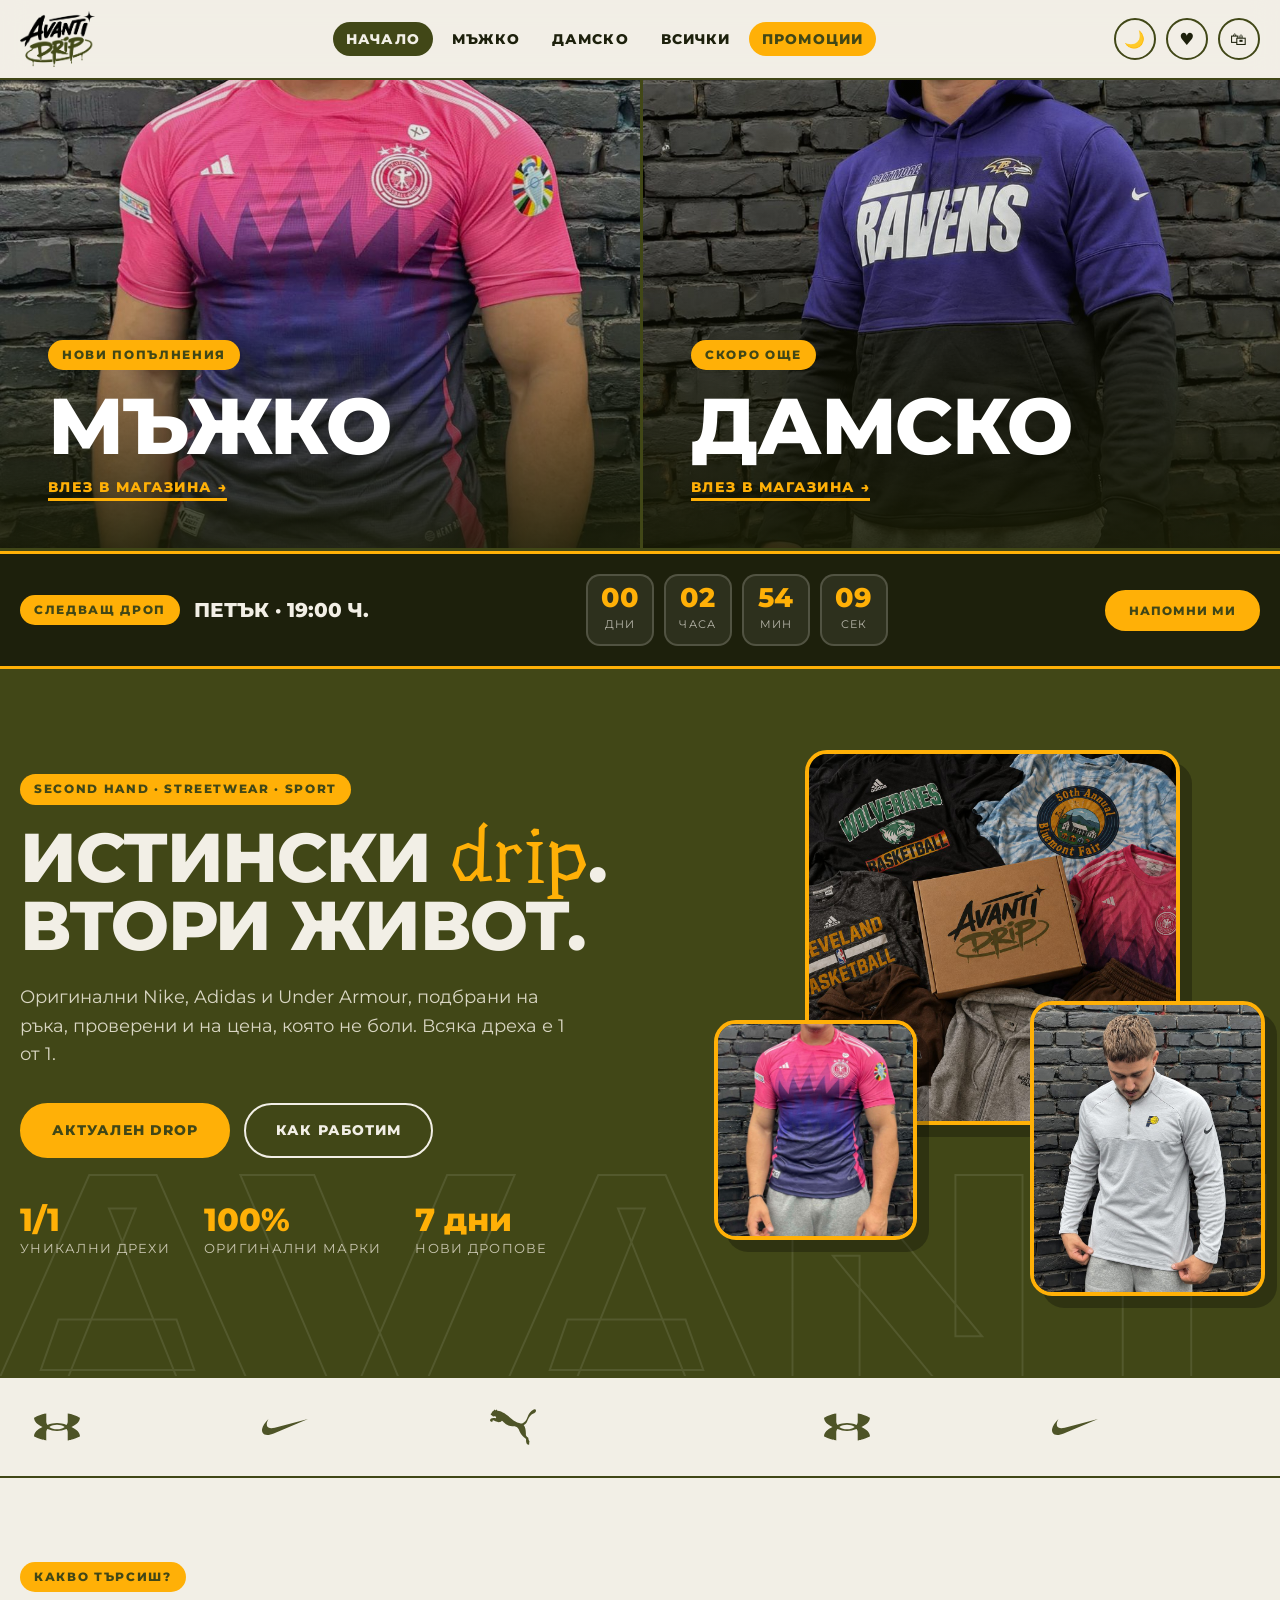
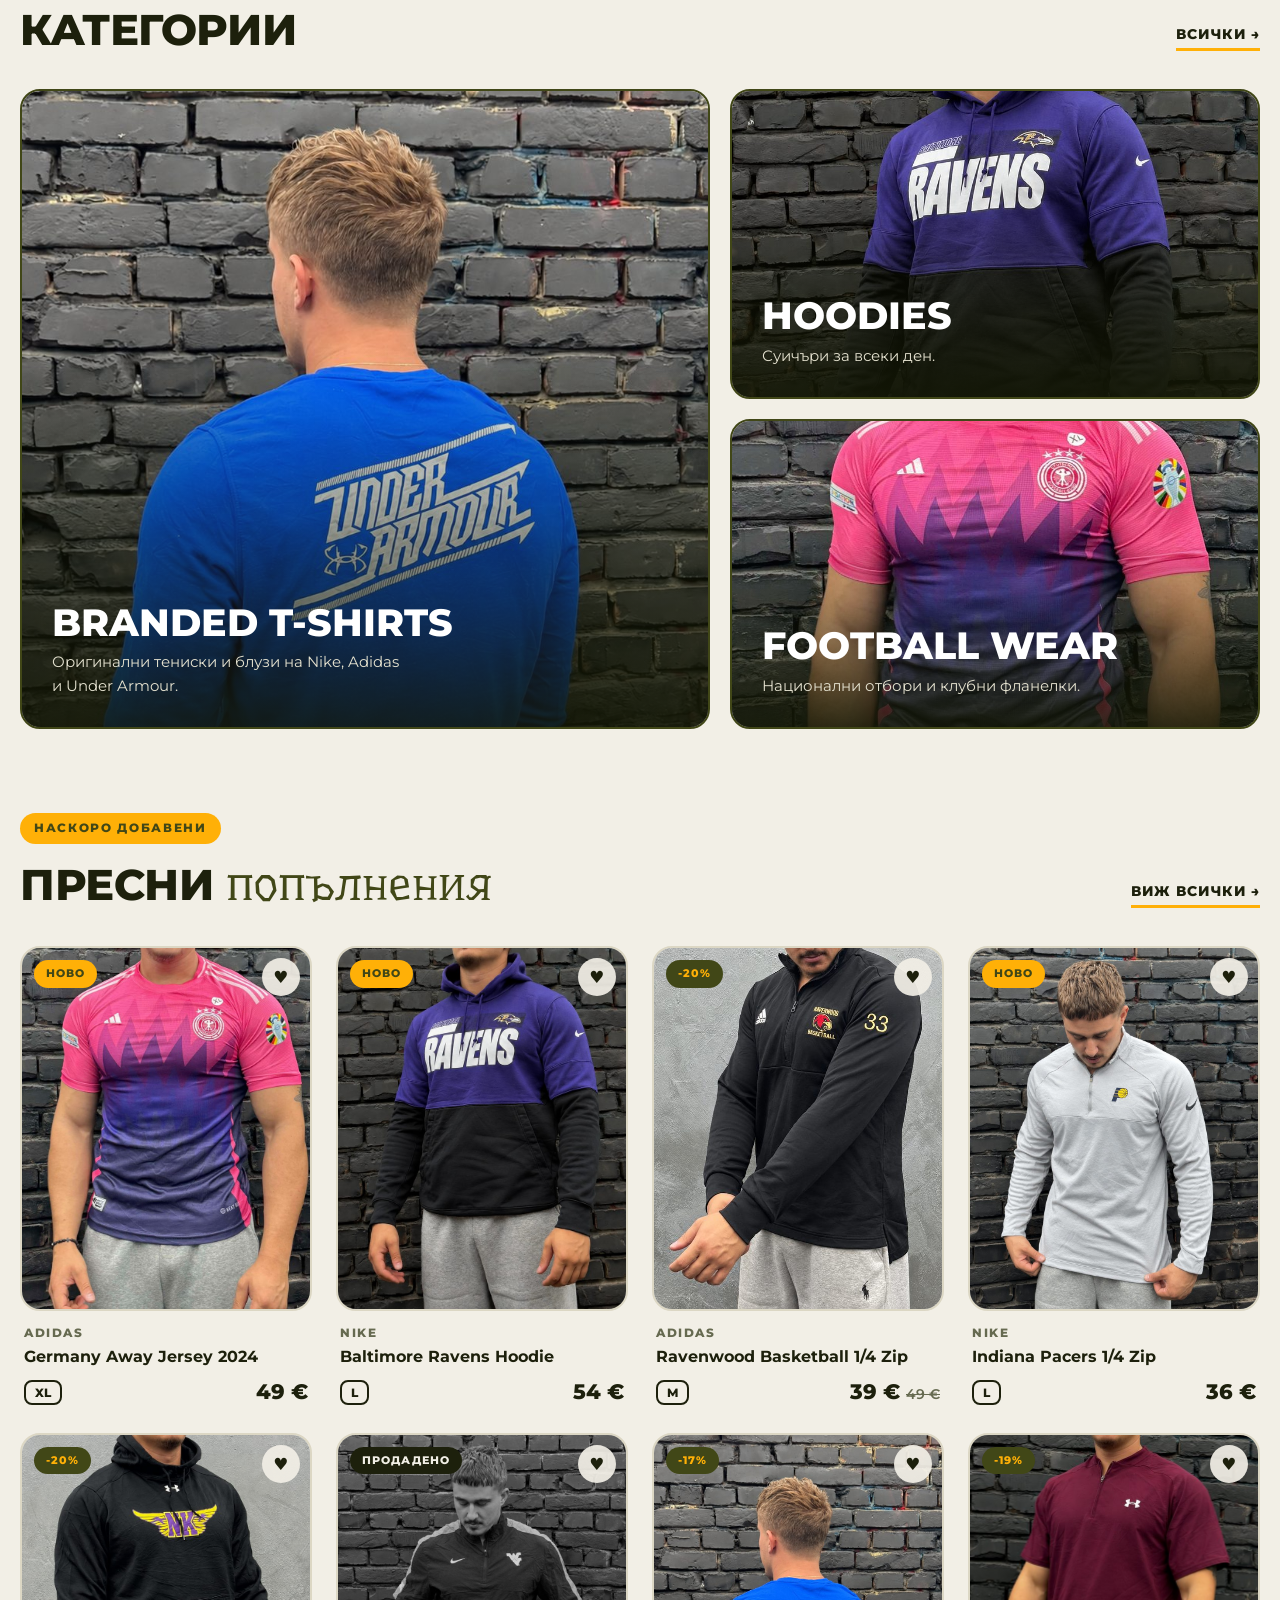
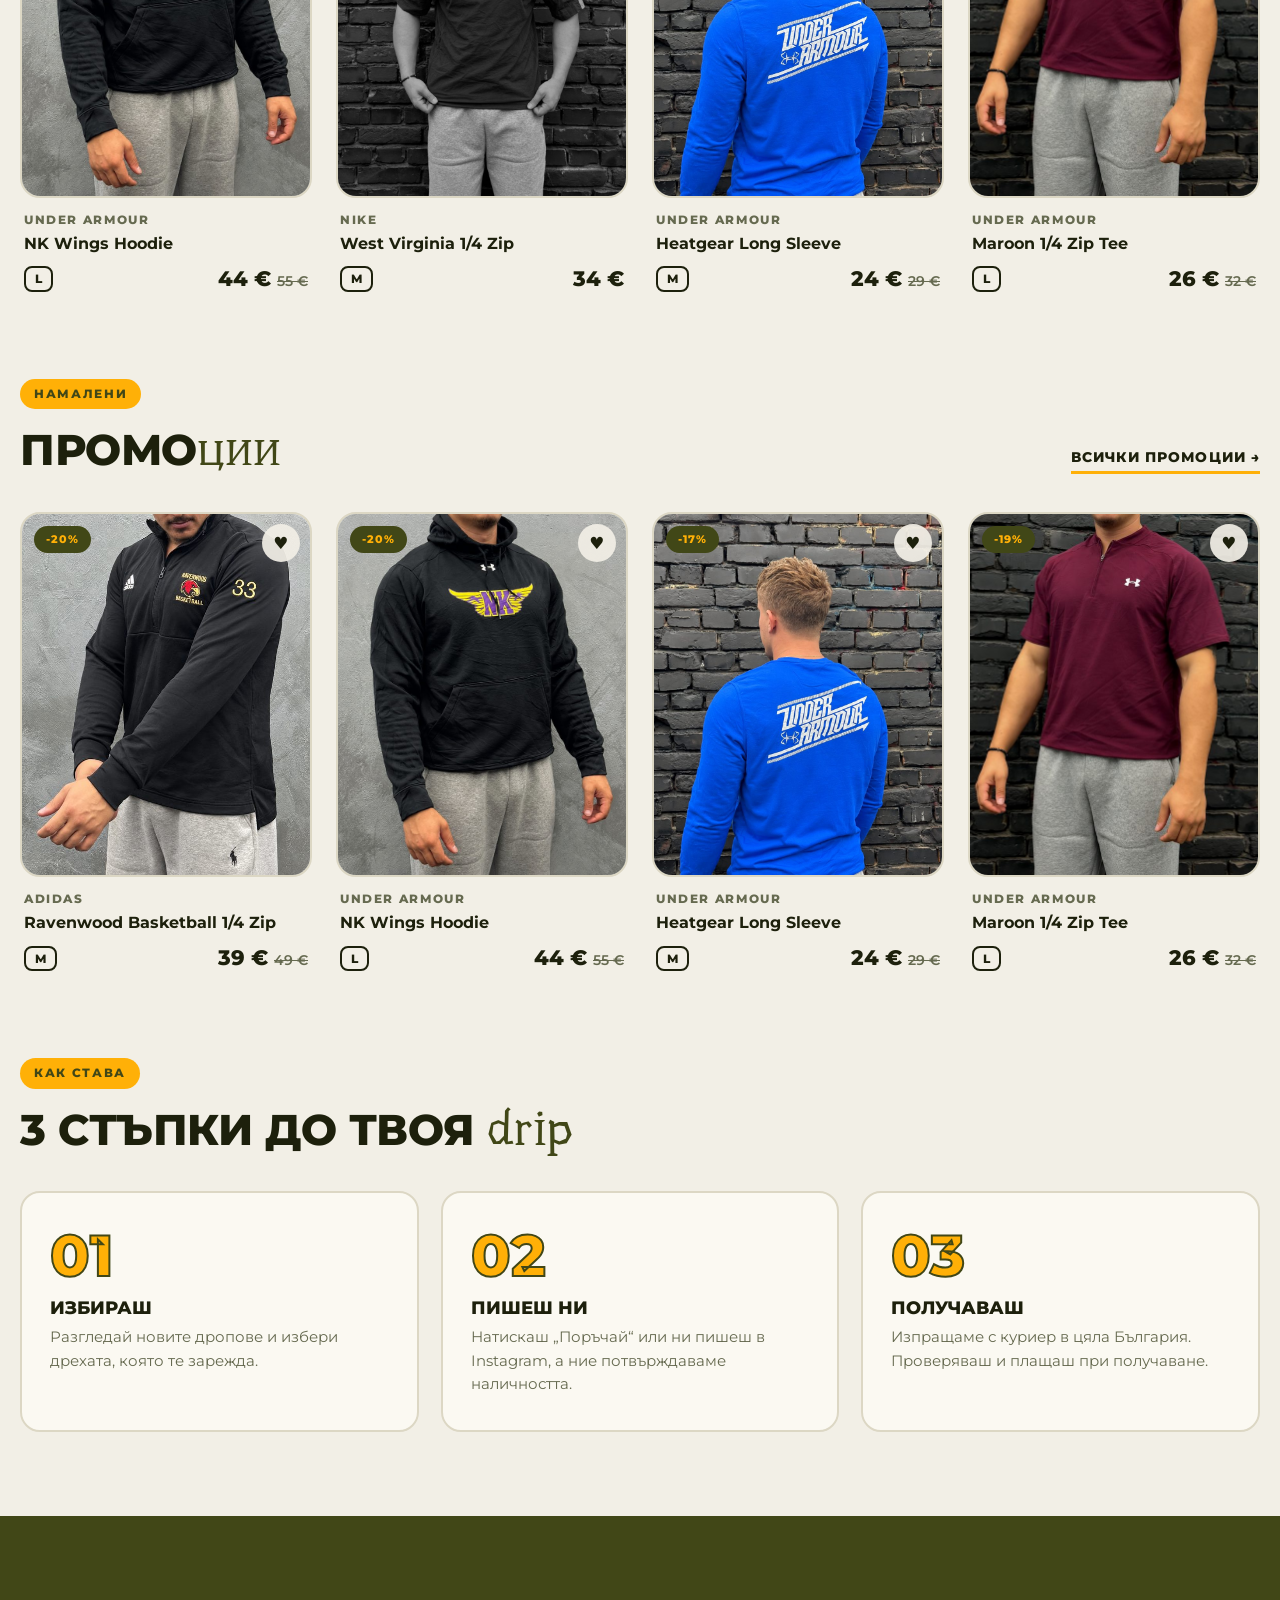
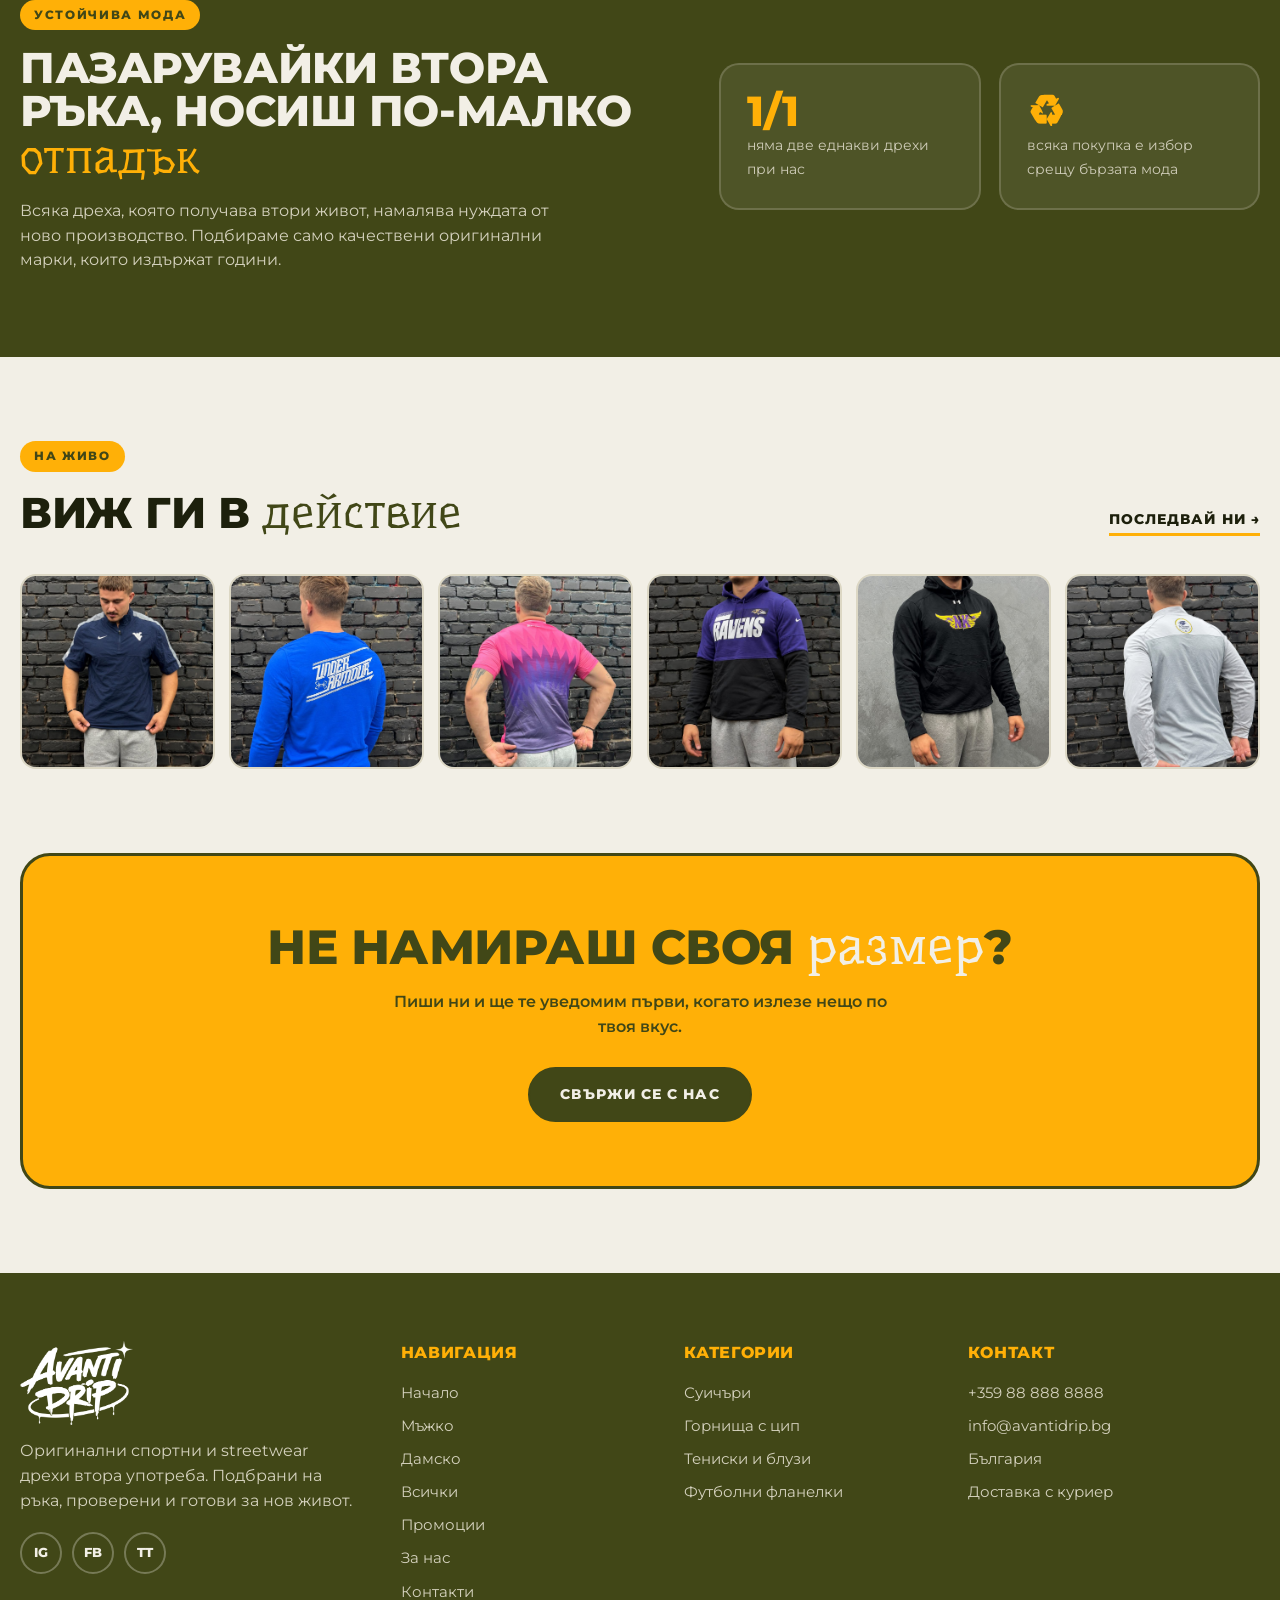
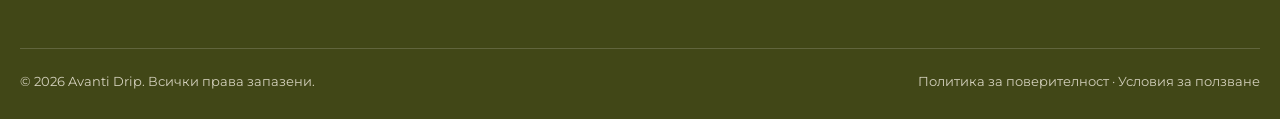
<file: index.html>
<!DOCTYPE html>
<html lang="bg">
<head>
<meta charset="UTF-8">
<meta name="viewport" content="width=device-width, initial-scale=1">
<title>Avanti Drip | Оригинални спортни дрехи втора ръка</title>
<meta name="description" content="Avanti Drip, оригинални Nike, Adidas и Under Armour дрехи втора употреба. Нови дропове всяка седмица.">
<meta property="og:image" content="img/hero.jpg">
<link rel="icon" href="favicon.png">
<link rel="preconnect" href="https://fonts.googleapis.com">
<link rel="preconnect" href="https://fonts.gstatic.com" crossorigin>
<link href="https://fonts.googleapis.com/css2?family=Montserrat:wght@400;500;600;700;800&family=Underdog&display=swap" rel="stylesheet">
<script>try{var t=localStorage.getItem("theme")||(matchMedia("(prefers-color-scheme: dark)").matches?"dark":"light");document.documentElement.dataset.theme=t}catch(e){}</script>
<link rel="stylesheet" href="css/style.css?v=5">
</head>
<body>
<div id="site-header"></div>

<section class="gender">
  <a class="g-panel" href="shop.html?g=m"><img src="img/adidas-germany-front.jpg" alt="Мъжко облекло"><div><span class="tag">Нови попълнения</span><h2>Мъжко</h2><span class="go">Влез в магазина →</span></div></a>
  <a class="g-panel" href="shop.html?g=w"><img src="img/nike-ravens.jpg" alt="Дамско облекло"><div><span class="tag">Скоро още</span><h2>Дамско</h2><span class="go">Влез в магазина →</span></div></a>
</section>

<div class="drop"><div class="container">
  <div class="dl"><span class="tag">Следващ дроп</span><strong id="drop-label">Петък · 19:00 ч.</strong></div>
  <div class="cd" id="drop-time"><div><b>00</b><small>дни</small></div><div><b>00</b><small>часа</small></div><div><b>00</b><small>мин</small></div><div><b>00</b><small>сек</small></div></div>
  <button class="btn or sm" data-remind type="button">Напомни ми</button>
</div></div>

<section class="hero"><span class="bgword" aria-hidden="true">AVANTI</span><div class="container">
  <div>
    <span class="tag">Second hand · Streetwear · Sport</span>
    <h1>Истински <em>drip</em>.<br>Втори живот.</h1>
    <p>Оригинални Nike, Adidas и Under Armour, подбрани на ръка, проверени и на цена, която не боли. Всяка дреха е 1 от 1.</p>
    <div class="actions"><a href="shop.html?drop=1" class="btn or">Актуален drop</a><a href="about.html" class="btn ghost">Как работим</a></div>
    <div class="facts"><div><b>1/1</b><span>уникални дрехи</span></div><div><b>100%</b><span>оригинални марки</span></div><div><b>7 дни</b><span>нови дропове</span></div></div>
  </div>
  <div class="hero-visual collage"><img class="c1" src="img/hero.jpg" alt="Avanti Drip кутия с дрехи"><img class="c2" src="img/nike-pacers.jpg" alt=""><img class="c3" src="img/adidas-germany-front.jpg" alt=""></div>
</div></section>

<svg width="0" height="0" style="position:absolute" aria-hidden="true" focusable="false"><defs><symbol id="b-nike" viewBox="0 0 24 24"><path d="M24 7.8L6.442 15.276c-1.456.616-2.679.925-3.668.925-1.12 0-1.933-.392-2.437-1.177-.317-.504-.41-1.143-.28-1.918.13-.775.476-1.6 1.036-2.478.467-.71 1.232-1.643 2.297-2.8a6.122 6.122 0 00-.784 1.848c-.28 1.195-.028 2.072.756 2.632.373.261.886.392 1.54.392.522 0 1.11-.084 1.764-.252L24 7.8z"/></symbol><symbol id="b-adidas" viewBox="0 0 24 24"><path d="m24 19.535-8.697-15.07-4.659 2.687 7.145 12.383Zm-8.287 0L9.969 9.59 5.31 12.277l4.192 7.258ZM4.658 14.723l2.776 4.812H1.223L0 17.41Z"/></symbol><symbol id="b-puma" viewBox="0 0 24 24"><path d="M23.845 3.008c-.417-.533-1.146-.106-1.467.08-2.284 1.346-2.621 3.716-3.417 5.077-.626 1.09-1.652 1.89-2.58 1.952-.686.049-1.43-.084-2.168-.405-1.807-.781-2.78-1.792-3.017-1.97-.487-.37-4.23-4.015-7.28-4.164 0 0-.372-.75-.465-.763-.222-.025-.45.451-.616.501-.15.053-.413-.512-.565-.487-.153.02-.302.586-.6.877-.22.213-.486.2-.637.463-.052.096-.034.265-.093.42-.127.32-.551.354-.555.697 0 .381.357.454.669.72.248.212.265.362.554.461.258.088.632-.187.964-.088.277.081.543.14.602.423.054.256 0 .658-.34.613-.112-.015-.598-.174-1.198-.11-.725.077-1.553.309-1.634 1.11-.041.447.514.97 1.055.866.371-.071.196-.506.399-.716.267-.27 1.772.944 3.172.944.593 0 1.031-.15 1.467-.605.04-.029.093-.102.155-.11a.632.632 0 01.195.088c1.131.897 1.984 2.7 6.13 2.721.582.007 1.25.279 1.796.777.48.433.764 1.125 1.037 1.825.418 1.053 1.161 2.069 2.292 3.203.06.068.99.78 1.06.833.012.01.084.167.053.255-.02.69-.123 2.67 1.365 2.753.366.02.275-.231.275-.41-.005-.341-.065-.685.113-1.04.253-.478-.526-.709-.509-1.756.019-.784-.645-.651-.984-1.25-.19-.343-.368-.532-.35-.946.073-2.38-.517-3.948-.805-4.327-.227-.294-.423-.403-.207-.54 1.24-.815 1.525-1.574 1.525-1.574.66-1.541 1.256-2.945 2.075-3.57.166-.12.589-.44.852-.56.763-.362 1.173-.578 1.388-.788.356-.337.635-1.053.294-1.48z"/></symbol><symbol id="b-ua" viewBox="0 0 24 24"><path d="M15.954 12c-.089.066-.195.142-.324.233-.826.585-2.023.985-3.58.985h-.104c-1.556 0-2.755-.4-3.58-.985A36.43 36.43 0 018.042 12c.09-.067.196-.143.324-.234.825-.584 2.024-.985 3.58-.985h.104c1.557 0 2.756.401 3.58.985.129.09.235.167.325.234M24 7.181s-.709-.541-2.95-1.365c-1.968-.721-3.452-.883-3.452-.883l.006 4.243c0 .598-.162 1.143-.618 1.765-1.672-.61-3.254-.985-4.981-.985-1.728 0-3.308.375-4.98.985-.457-.619-.62-1.168-.62-1.765l.007-4.243s-1.494.16-3.463.883C.709 6.642 0 7.181 0 7.181c.093 1.926 1.78 3.638 4.435 4.82C1.777 13.18.09 14.887 0 16.818c0 0 .709.54 2.949 1.365 1.968.721 3.453.883 3.453.883l-.007-4.244c0-.597.164-1.143.619-1.764 1.672.61 3.252.983 4.98.983 1.727 0 3.309-.374 4.98-.983.457.62.62 1.167.62 1.764l-.006 4.244s1.484-.16 3.452-.883c2.241-.826 2.95-1.365 2.95-1.365-.093-1.927-1.78-3.64-4.435-4.819 2.657-1.182 4.343-2.888 4.435-4.82"/></symbol><symbol id="b-tnf" viewBox="0 0 24 24"><path d="M15.816 6.36v3.36h.228a4.847 4.847 0 0 1 4.764 4.764v3.036H24v-3.132c0-4.428-3.6-8.028-8.028-8.028H15.9Zm-9.06.012v.6h1.008V9.72h.696V6.972h1.008v-.6zm2.964 0V9.72h.696v-1.5h1.308v1.5h.696V6.372h-.696v1.272h-1.308V6.372Zm3 0V9.72h2.4v-.588h-1.752v-.876h1.548v-.588h-1.548V6.96h1.752v-.588ZM4.644 10.14c-.444 0-1.608.192-1.608 1.752s1.164 1.752 1.608 1.752c.444 0 1.608-.192 1.608-1.752S5.088 10.14 4.644 10.14zM0 10.236v3.336h.648v-2.376H.66l1.368 2.376h.696v-3.336h-.648v2.316h-.012L.732 10.236Zm6.54 0 .012 3.336h.684v-1.308h.72c.516 0 .54.18.54.636 0 .348.024.516.072.672h.768v-.084c-.144-.048-.144-.168-.144-.66 0-.624-.144-.732-.42-.852.324-.108.516-.42.516-.792 0-.288-.168-.948-1.056-.948zm2.916 0v.588h1.02v2.748h.696v-2.748h1.008v-.588zm2.976 0v3.336h.696v-1.5h1.296v1.5h.696v-3.336h-.696v1.26h-1.296v-1.26zm3.372 0v3.348h.156c1.08 0 1.944.876 1.944 1.944v1.992h2.388v-2.988c-.012-2.316-1.86-4.2-4.152-4.296h-.252Zm-11.16.504c.372 0 .9.228.9 1.164 0 .936-.528 1.164-.9 1.164s-.912-.228-.912-1.164c0-.936.54-1.164.912-1.164zm2.58.072h.864c.408 0 .492.252.492.432 0 .324-.18.456-.54.456h-.816Zm3.684 3.204c-.876 0-1.572.612-1.572 1.812 0 1.188.648 1.8 1.56 1.8.864 0 1.344-.516 1.488-1.26h-.72c-.084.42-.36.648-.756.648-.612 0-.852-.552-.852-1.164 0-.972.504-1.2.852-1.2.588 0 .696.384.756.588v-.012h.72c-.036-.504-.456-1.212-1.476-1.212zm-6.696.084v3.432h.708v-1.44h1.512v-.612H4.92v-.768h1.728V14.1Zm3.228 0-1.224 3.432h.756l.228-.708h1.284l.216.708h.78L8.268 14.1Zm5.232 0v3.432h2.46v-.612h-1.8v-.888h1.596v-.6h-1.596v-.72h1.8V14.1Zm3.144.012v3.432h1.596v-1.992c0-.792-.648-1.44-1.44-1.44zm-7.98.768h.012l.42 1.356h-.876Zm-4.92.912a.927.927 0 0 0-.936.924c0 .528.432.924.936.924a.917.917 0 0 0 .924-.924.917.917 0 0 0-.924-.924zm0 .144c.42 0 .756.336.756.78 0 .456-.324.792-.756.792s-.768-.348-.768-.792c0-.444.336-.78.768-.78zm-.36.24v1.092h.168V16.8h.18l.3.468h.18l-.312-.48c.168-.024.288-.108.288-.3 0-.216-.132-.312-.384-.312zm.168.132h.228c.12 0 .24.024.24.168 0 .168-.144.18-.288.18h-.18z"/></symbol></defs></svg><div class="brands"><div class="track"><span class="bl" aria-label="Under Armour"><svg><use href="#b-ua"/></svg></span><span class="bl" aria-label="The North Face"><svg><use href="#b-tnf"/></svg></span><span class="bl" aria-label="Nike"><svg><use href="#b-nike"/></svg></span><span class="bl" aria-label="Adidas"><svg><use href="#b-adidas"/></svg></span><span class="bl" aria-label="Puma"><svg><use href="#b-puma"/></svg></span><span class="bl txt">Champion</span><span class="bl" aria-label="Under Armour"><svg><use href="#b-ua"/></svg></span><span class="bl" aria-label="The North Face"><svg><use href="#b-tnf"/></svg></span><span class="bl" aria-label="Nike"><svg><use href="#b-nike"/></svg></span><span class="bl" aria-label="Adidas"><svg><use href="#b-adidas"/></svg></span><span class="bl" aria-label="Puma"><svg><use href="#b-puma"/></svg></span><span class="bl txt">Champion</span><span class="bl" aria-label="Under Armour"><svg><use href="#b-ua"/></svg></span><span class="bl" aria-label="The North Face"><svg><use href="#b-tnf"/></svg></span><span class="bl" aria-label="Nike"><svg><use href="#b-nike"/></svg></span><span class="bl" aria-label="Adidas"><svg><use href="#b-adidas"/></svg></span><span class="bl" aria-label="Puma"><svg><use href="#b-puma"/></svg></span><span class="bl txt">Champion</span><span class="bl" aria-label="Under Armour"><svg><use href="#b-ua"/></svg></span><span class="bl" aria-label="The North Face"><svg><use href="#b-tnf"/></svg></span><span class="bl" aria-label="Nike"><svg><use href="#b-nike"/></svg></span><span class="bl" aria-label="Adidas"><svg><use href="#b-adidas"/></svg></span><span class="bl" aria-label="Puma"><svg><use href="#b-puma"/></svg></span><span class="bl txt">Champion</span></div></div>

<section><div class="container">
  <div class="head"><div><span class="tag">Какво търсиш?</span><h2>Категории</h2></div><a class="more" href="shop.html">Всички →</a></div>
  <div class="cols">
    <a class="col" href="shop.html?cat=Тениски и блузи"><img src="img/ua-blue-back.jpg" alt="Branded T-shirts"><div><h3>Branded T-shirts</h3><p>Оригинални тениски и блузи на Nike, Adidas и Under Armour.</p></div></a>
    <a class="col" href="shop.html?cat=Суичъри"><img src="img/nike-ravens.jpg" alt="Hoodies"><div><h3>Hoodies</h3><p>Суичъри за всеки ден.</p></div></a>
    <a class="col" href="shop.html?cat=Футболни фланелки"><img src="img/adidas-germany-front.jpg" alt="Football wear"><div><h3>Football wear</h3><p>Национални отбори и клубни фланелки.</p></div></a>
  </div>
</div></section>

<section style="padding-top:0"><div class="container">
  <div class="head"><div><span class="tag">Наскоро добавени</span><h2>Пресни <span class="hand">попълнения</span></h2></div><a class="more" href="shop.html">Виж всички →</a></div>
  <div class="grid" id="recent"></div>
</div></section>


<section style="padding-top:0"><div class="container">
  <div class="head"><div><span class="tag">Намалени</span><h2>Промо<span class="hand">ции</span></h2></div><a class="more" href="promo.html">Всички промоции →</a></div>
  <div class="grid" id="promo-home"></div>
</div></section>

<section style="padding-top:0"><div class="container">
  <div class="head"><div><span class="tag">Как става</span><h2>3 стъпки до твоя <span class="hand">drip</span></h2></div></div>
  <div class="steps">
    <div class="step"><b>01</b><h3>Избираш</h3><p>Разгледай новите дропове и избери дрехата, която те зарежда.</p></div>
    <div class="step"><b>02</b><h3>Пишеш ни</h3><p>Натискаш „Поръчай“ или ни пишеш в Instagram, а ние потвърждаваме наличността.</p></div>
    <div class="step"><b>03</b><h3>Получаваш</h3><p>Изпращаме с куриер в цяла България. Проверяваш и плащаш при получаване.</p></div>
  </div>
</div></section>

<section class="eco"><div class="container">
  <div><span class="tag">Устойчива мода</span><h2>Пазарувайки втора ръка, носиш по-малко <span class="hand">отпадък</span></h2>
  <p>Всяка дреха, която получава втори живот, намалява нуждата от ново производство. Подбираме само качествени оригинални марки, които издържат години.</p></div>
  <div class="nums"><div class="num"><b>1/1</b><span>няма две еднакви дрехи при нас</span></div><div class="num"><b>♻</b><span>всяка покупка е избор срещу бързата мода</span></div></div>
</div></section>

<section><div class="container">
  <div class="head"><div><span class="tag">На живо</span><h2>Виж ги в <span class="hand">действие</span></h2></div><a class="more" href="https://instagram.com/avantidrip" target="_blank" rel="noopener">Последвай ни →</a></div>
  <div class="gal">
    <a href="shop.html"><img src="img/nike-wvu.jpg" alt="" loading="lazy"></a><a href="shop.html"><img src="img/ua-blue-back.jpg" alt="" loading="lazy"></a>
    <a href="shop.html"><img src="img/adidas-germany-back.jpg" alt="" loading="lazy"></a><a href="shop.html"><img src="img/nike-ravens.jpg" alt="" loading="lazy"></a>
    <a href="shop.html"><img src="img/ua-nk-hoodie.jpg" alt="" loading="lazy"></a><a href="shop.html"><img src="img/nike-pacers-back.jpg" alt="" loading="lazy"></a>
  </div>
</div></section>

<section style="padding-top:0"><div class="container"><div class="cta">
  <h2>Не намираш своя <span class="hand">размер</span>?</h2><p>Пиши ни и ще те уведомим първи, когато излезе нещо по твоя вкус.</p>
  <a href="contact.html" class="btn gr">Свържи се с нас</a>
</div></div></section>

<div id="site-footer"></div>
<script src="js/products.js?v=5"></script>
<script src="js/main.js?v=5"></script>
</body>
</html>
</file>
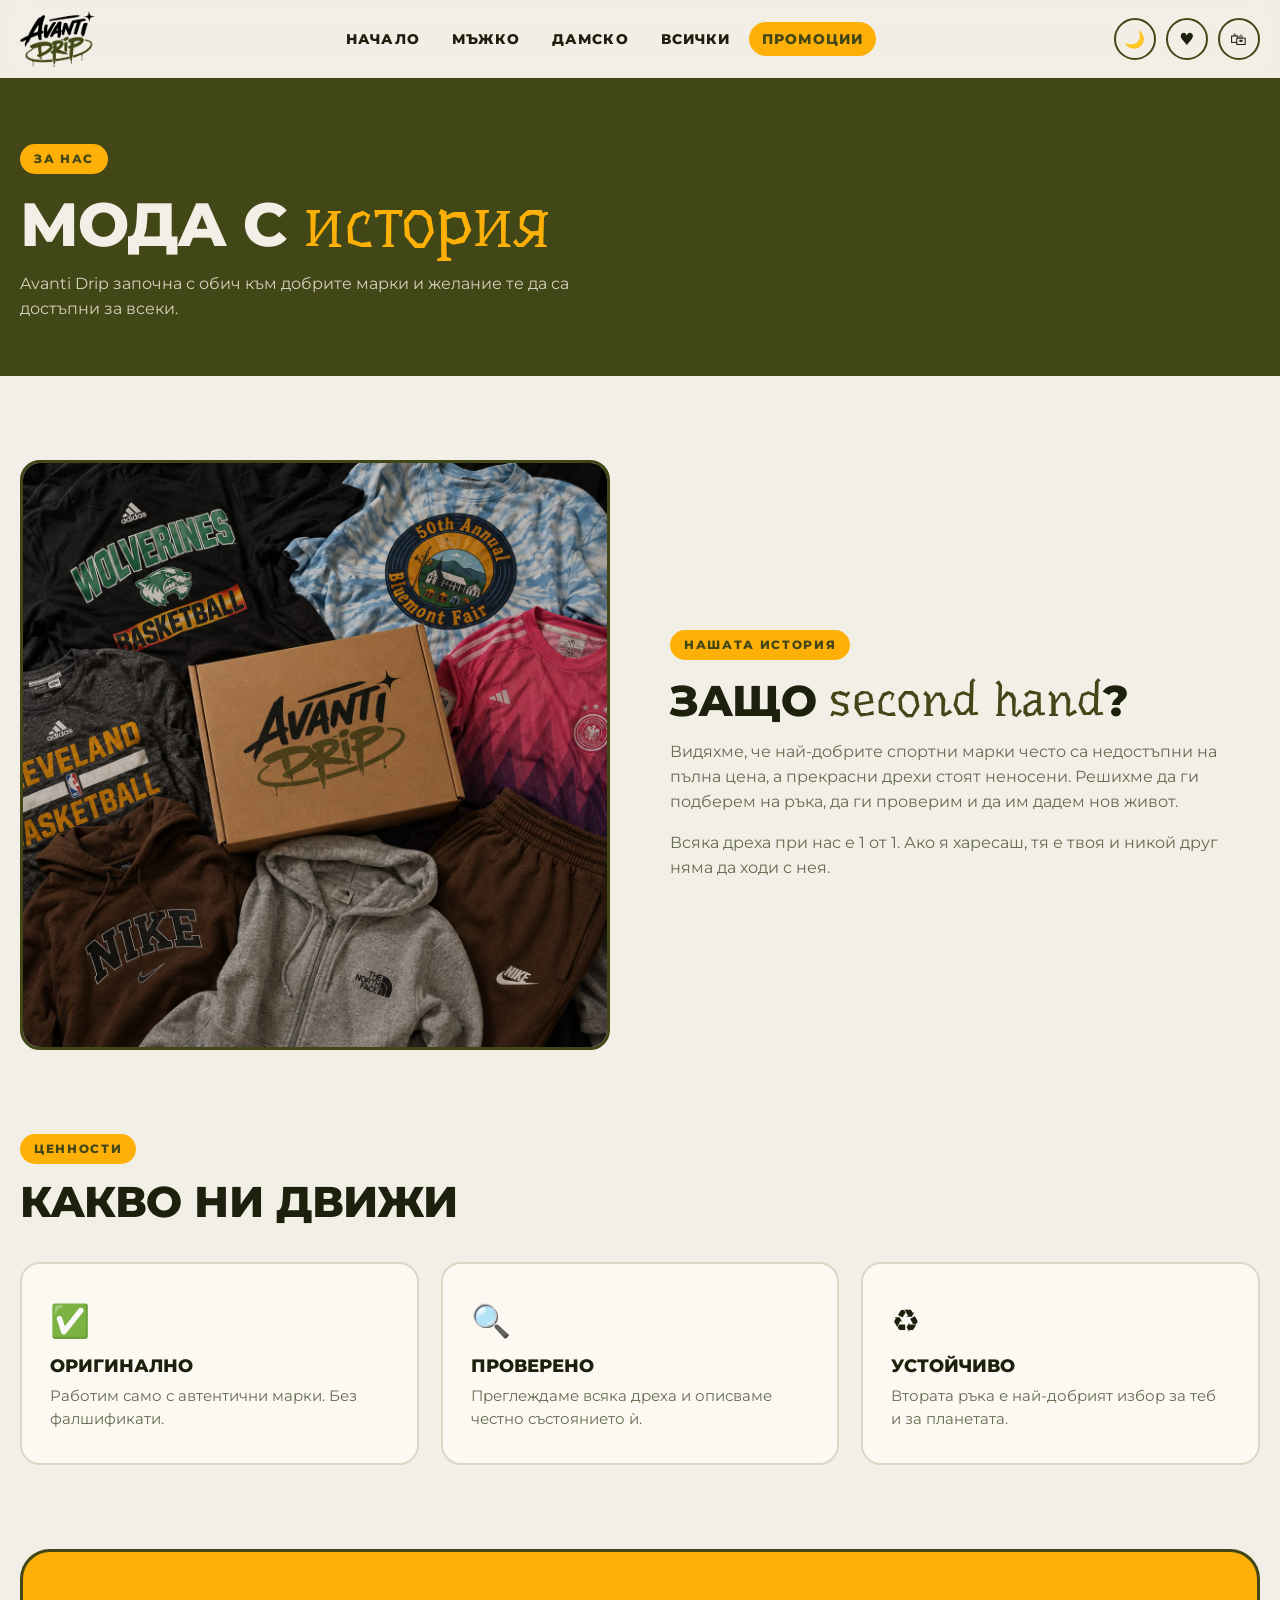
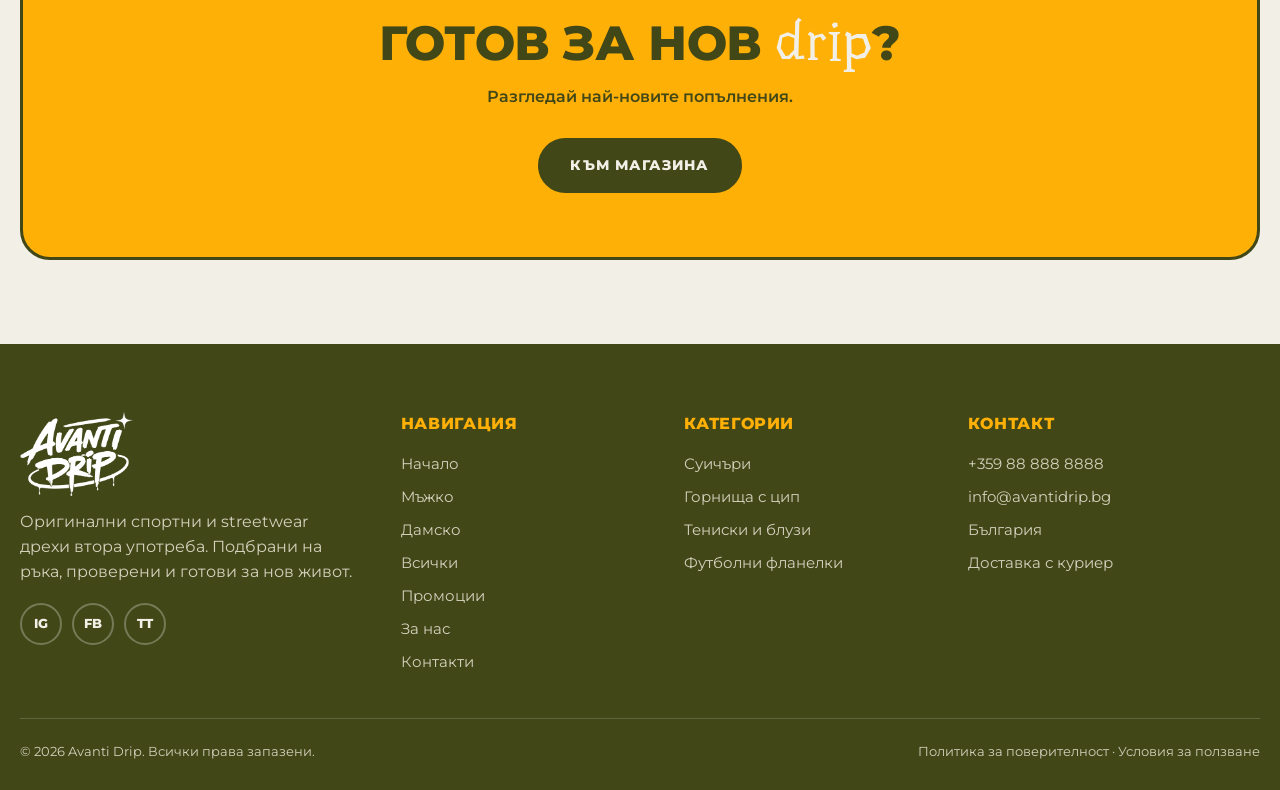
<file: about.html>
<!DOCTYPE html>
<html lang="bg">
<head>
<meta charset="UTF-8">
<meta name="viewport" content="width=device-width, initial-scale=1">
<title>За нас | Avanti Drip</title>
<meta name="description" content="Историята на Avanti Drip, защо избрахме second hand спортно облекло и как подбираме всяка дреха.">
<meta property="og:image" content="img/hero.jpg">
<link rel="icon" href="favicon.png">
<link rel="preconnect" href="https://fonts.googleapis.com">
<link rel="preconnect" href="https://fonts.gstatic.com" crossorigin>
<link href="https://fonts.googleapis.com/css2?family=Montserrat:wght@400;500;600;700;800&family=Underdog&display=swap" rel="stylesheet">
<script>try{var t=localStorage.getItem("theme")||(matchMedia("(prefers-color-scheme: dark)").matches?"dark":"light");document.documentElement.dataset.theme=t}catch(e){}</script>
<link rel="stylesheet" href="css/style.css?v=5">
</head>
<body>
<div id="site-header"></div>

<div class="page-head"><div class="container"><span class="tag">За нас</span><h1>Мода с <span class="hand">история</span></h1><p>Avanti Drip започна с обич към добрите марки и желание те да са достъпни за всеки.</p></div></div>
<section><div class="container split">
  <img src="img/hero.jpg" alt="Avanti Drip дрехи">
  <div><span class="tag">Нашата история</span><h2>Защо <span class="hand">second hand</span>?</h2>
  <p>Видяхме, че най-добрите спортни марки често са недостъпни на пълна цена, а прекрасни дрехи стоят неносени. Решихме да ги подберем на ръка, да ги проверим и да им дадем нов живот.</p>
  <p>Всяка дреха при нас е 1 от 1. Ако я харесаш, тя е твоя и никой друг няма да ходи с нея.</p></div>
</div></section>
<section style="padding-top:0"><div class="container">
  <div class="head"><div><span class="tag">Ценности</span><h2>Какво ни движи</h2></div></div>
  <div class="values">
    <div class="value"><div class="ico">✅</div><h3>Оригинално</h3><p>Работим само с автентични марки. Без фалшификати.</p></div>
    <div class="value"><div class="ico">🔍</div><h3>Проверено</h3><p>Преглеждаме всяка дреха и описваме честно състоянието ѝ.</p></div>
    <div class="value"><div class="ico">♻️</div><h3>Устойчиво</h3><p>Втората ръка е най-добрият избор за теб и за планетата.</p></div>
  </div>
</div></section>
<section style="padding-top:0"><div class="container"><div class="cta"><h2>Готов за нов <span class="hand">drip</span>?</h2><p>Разгледай най-новите попълнения.</p><a href="shop.html" class="btn gr">Към магазина</a></div></div></section>

<div id="site-footer"></div>
<script src="js/products.js?v=5"></script>
<script src="js/main.js?v=5"></script>
</body>
</html>
</file>
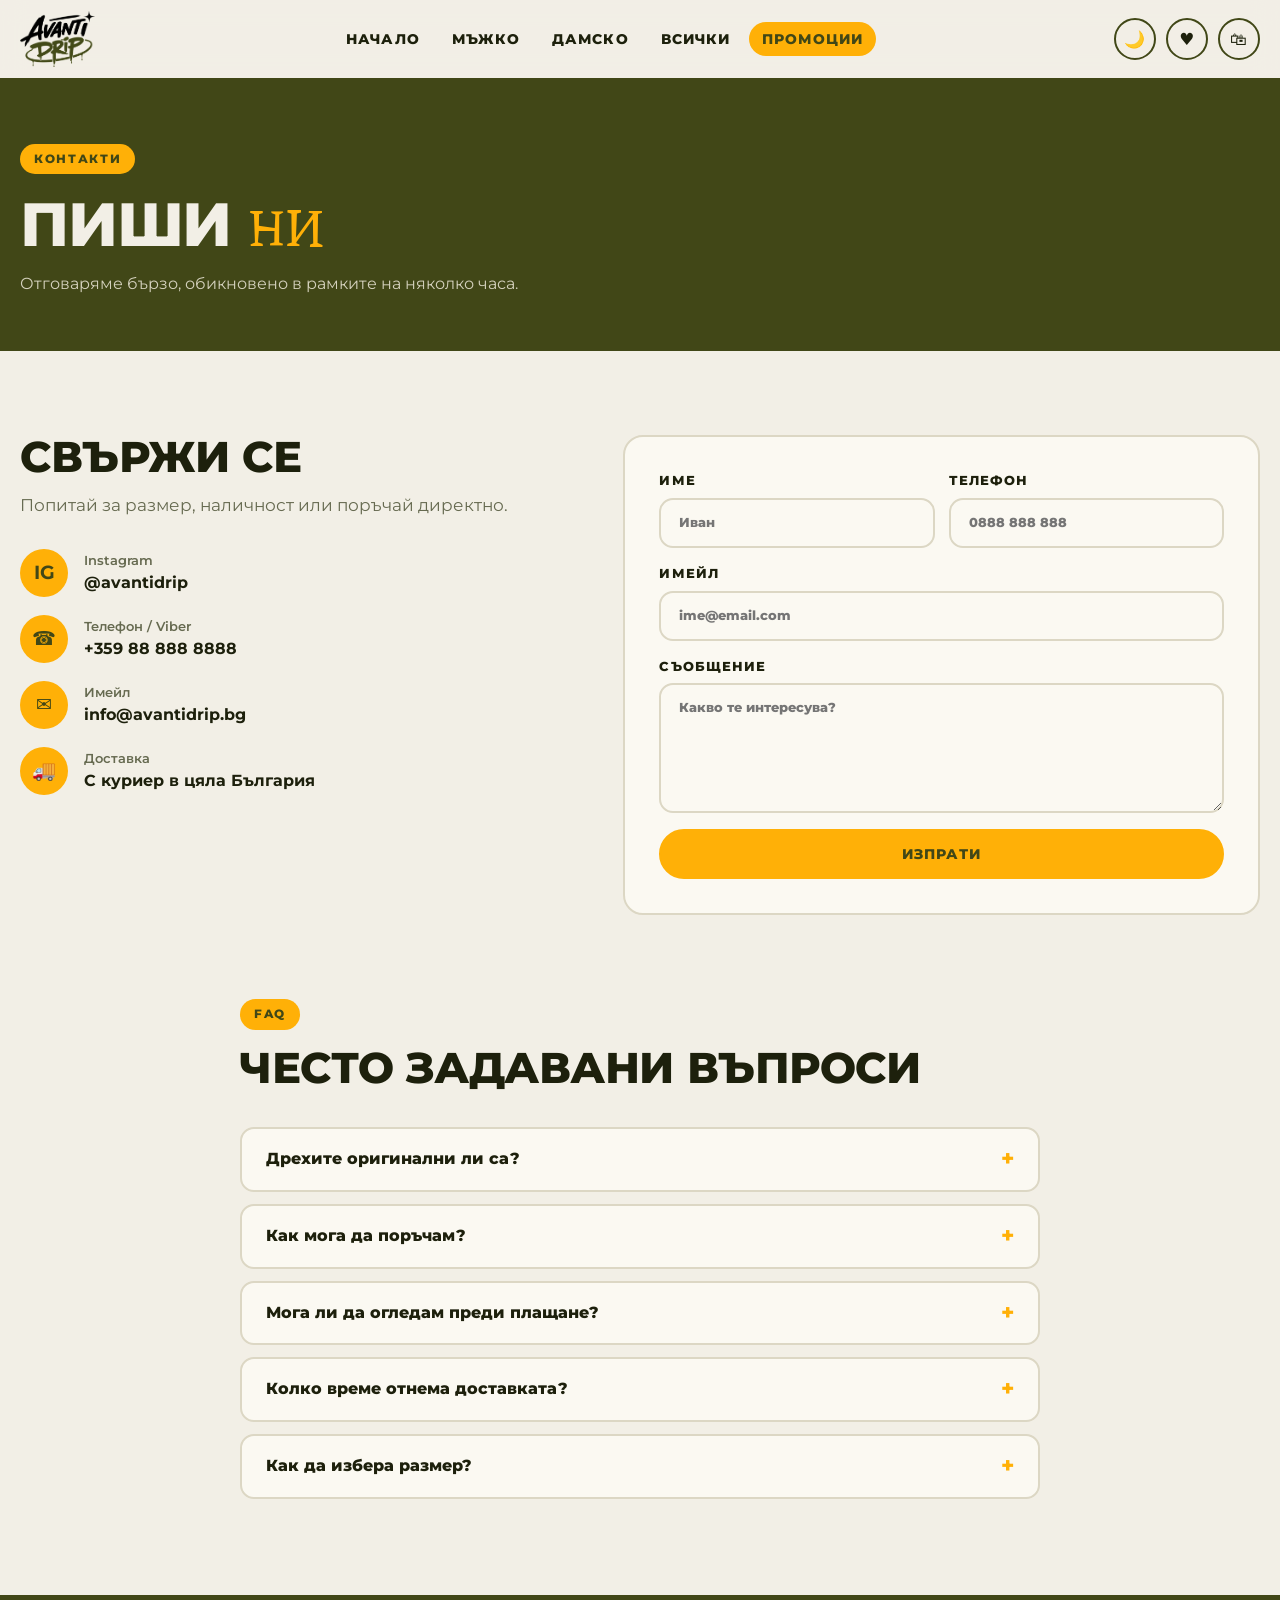
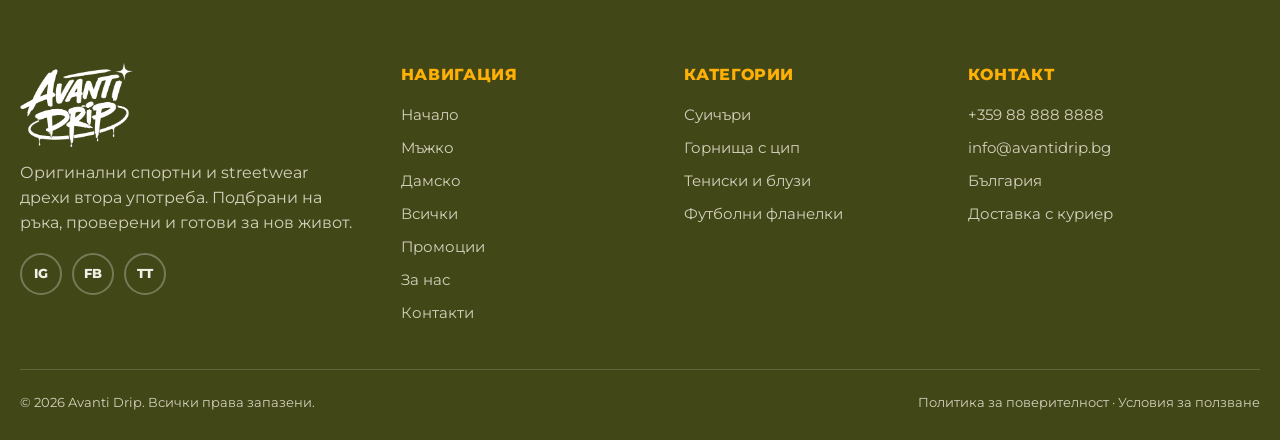
<file: contact.html>
<!DOCTYPE html>
<html lang="bg">
<head>
<meta charset="UTF-8">
<meta name="viewport" content="width=device-width, initial-scale=1">
<title>Контакти | Avanti Drip</title>
<meta name="description" content="Свържи се с Avanti Drip, поръчки, въпроси за размери и наличности.">
<meta property="og:image" content="img/hero.jpg">
<link rel="icon" href="favicon.png">
<link rel="preconnect" href="https://fonts.googleapis.com">
<link rel="preconnect" href="https://fonts.gstatic.com" crossorigin>
<link href="https://fonts.googleapis.com/css2?family=Montserrat:wght@400;500;600;700;800&family=Underdog&display=swap" rel="stylesheet">
<script>try{var t=localStorage.getItem("theme")||(matchMedia("(prefers-color-scheme: dark)").matches?"dark":"light");document.documentElement.dataset.theme=t}catch(e){}</script>
<link rel="stylesheet" href="css/style.css?v=5">
</head>
<body>
<div id="site-header"></div>

<div class="page-head"><div class="container"><span class="tag">Контакти</span><h1>Пиши <span class="hand">ни</span></h1><p>Отговаряме бързо, обикновено в рамките на няколко часа.</p></div></div>
<section><div class="container contact-grid">
  <div><h2>Свържи се</h2><p class="lead">Попитай за размер, наличност или поръчай директно.</p>
    <div class="info-list">
      <a href="https://instagram.com/avantidrip" target="_blank" rel="noopener"><span class="ico">IG</span><span><small>Instagram</small>@avantidrip</span></a>
      <a href="tel:+359888888888"><span class="ico">☎</span><span><small>Телефон / Viber</small>+359 88 888 8888</span></a>
      <a href="mailto:info@avantidrip.bg"><span class="ico">✉</span><span><small>Имейл</small>info@avantidrip.bg</span></a>
      <div><span class="ico">🚚</span><span><small>Доставка</small>С куриер в цяла България</span></div>
    </div></div>
  <form id="contact-form">
    <div class="order-note" id="order-note">🛍 Поръчката от кошницата е попълнена в съобщението, добави адрес и телефон.</div>
    <div class="row2"><label>Име<input required name="name" placeholder="Иван"></label><label>Телефон<input name="phone" placeholder="0888 888 888"></label></div>
    <label>Имейл<input type="email" required name="email" placeholder="ime@email.com"></label>
    <label>Съобщение<textarea required name="msg" placeholder="Какво те интересува?"></textarea></label>
    <button class="btn or" type="submit">Изпрати</button>
    <div class="form-msg">Благодарим! Ще се свържем с теб скоро.</div>
  </form>
</div></section>
<section style="padding-top:0"><div class="container" style="max-width:800px">
  <div class="head"><div><span class="tag">FAQ</span><h2>Често задавани въпроси</h2></div></div>
  <details><summary>Дрехите оригинални ли са?</summary><p>Да, работим само с автентични марки и описваме състоянието на всеки артикул.</p></details>
  <details><summary>Как мога да поръчам?</summary><p>Натисни „Поръчай“ на артикула или ни пиши в Instagram. Потвърждаваме наличността и изпращаме с куриер.</p></details>
  <details><summary>Мога ли да огледам преди плащане?</summary><p>Да, с наложен платеж можеш да прегледаш пратката преди да платиш.</p></details>
  <details><summary>Колко време отнема доставката?</summary><p>Обикновено 1 до 3 работни дни.</p></details>
  <details><summary>Как да избера размер?</summary><p>Пиши ни и ще ти пратим точни мерки на конкретната дреха.</p></details>
</div></section>

<div id="site-footer"></div>
<script src="js/products.js?v=5"></script>
<script src="js/main.js?v=5"></script>
</body>
</html>
</file>
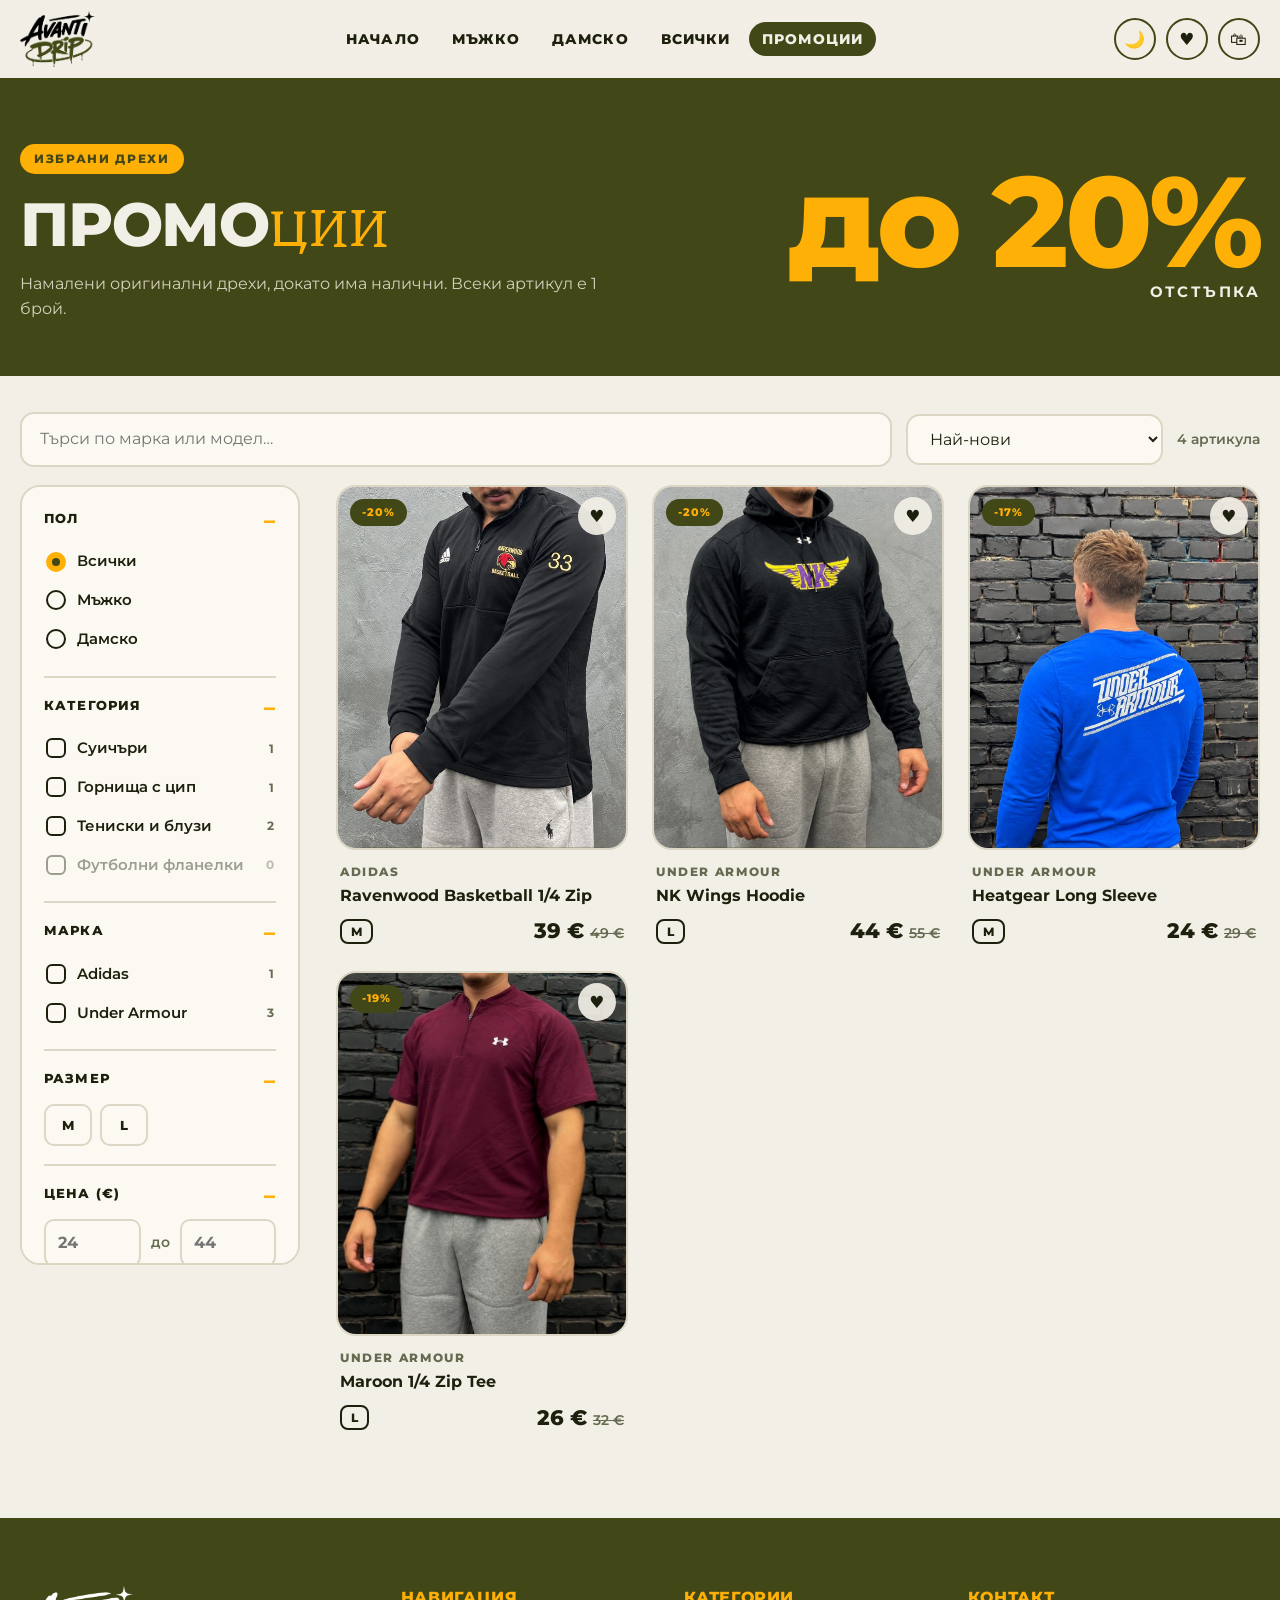
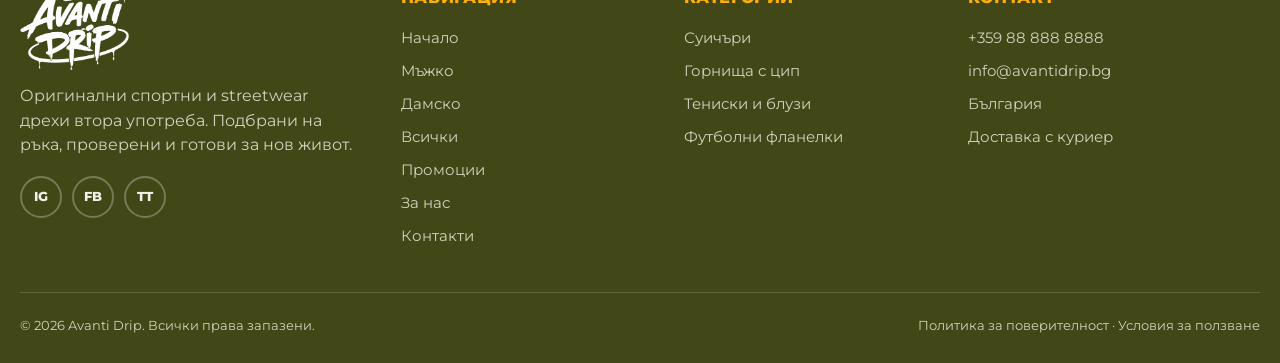
<file: promo.html>
<!DOCTYPE html>
<html lang="bg">
<head>
<meta charset="UTF-8">
<meta name="viewport" content="width=device-width, initial-scale=1">
<title>Промоции | Avanti Drip</title>
<meta name="description" content="Намалени оригинални дрехи Nike, Adidas и Under Armour. Промоции, докато има налични.">
<meta property="og:image" content="img/hero.jpg">
<link rel="icon" href="favicon.png">
<link rel="preconnect" href="https://fonts.googleapis.com">
<link rel="preconnect" href="https://fonts.gstatic.com" crossorigin>
<link href="https://fonts.googleapis.com/css2?family=Montserrat:wght@400;500;600;700;800&family=Underdog&display=swap" rel="stylesheet">
<script>try{var t=localStorage.getItem("theme")||(matchMedia("(prefers-color-scheme: dark)").matches?"dark":"light");document.documentElement.dataset.theme=t}catch(e){}</script>
<link rel="stylesheet" href="css/style.css?v=5">
</head>
<body>
<div id="site-header"></div>

<div class="page-head promo-head"><div class="container">
  <div><span class="tag">Избрани дрехи</span><h1>Промо<span class="hand">ции</span></h1><p>Намалени оригинални дрехи, докато има налични. Всеки артикул е 1 брой.</p></div>
  <div class="big-off">до <b id="promo-max">0</b>%<small>отстъпка</small></div>
</div></div>
<section style="padding-top:36px"><div class="container">
  <div class="shop-top">
    <button class="btn gr sm" id="filter-open" type="button">☰ Филтри <i id="filter-n"></i></button>
    <input id="search" type="search" placeholder="Търси по марка или модел…" aria-label="Търсене">
    <select id="sort" aria-label="Подреди"><option value="new">Най-нови</option><option value="low">Цена: ниска към висока</option><option value="high">Цена: висока към ниска</option><option value="disc">Най-голяма отстъпка</option></select>
    <span class="count" id="count"></span>
  </div>
  <div class="chips" id="chips"></div>
  <div class="shop-layout">
    <aside class="filters" id="filters" aria-label="Филтри"></aside>
    <div class="grid" id="catalog" data-mode="promo"></div>
  </div>
</div></section>

<div id="site-footer"></div>
<script src="js/products.js?v=5"></script>
<script src="js/main.js?v=5"></script>
</body>
</html>
</file>
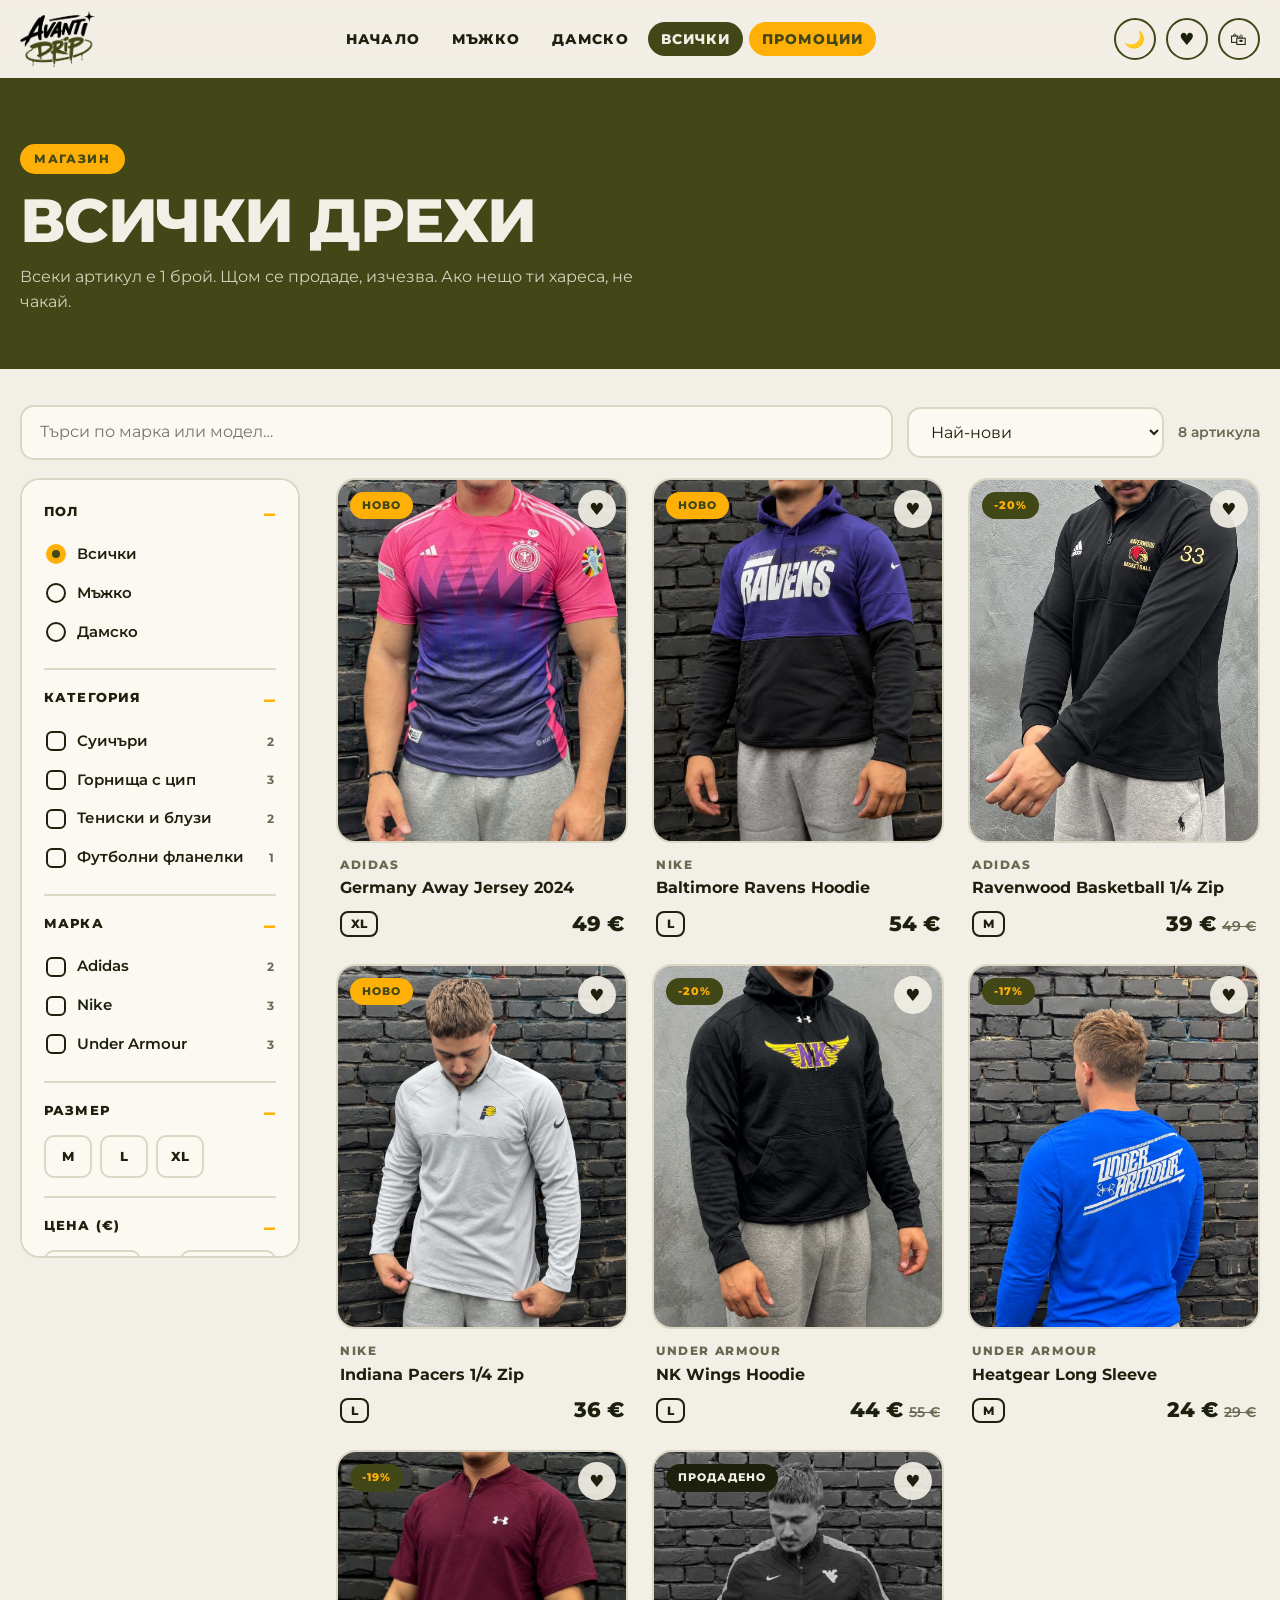
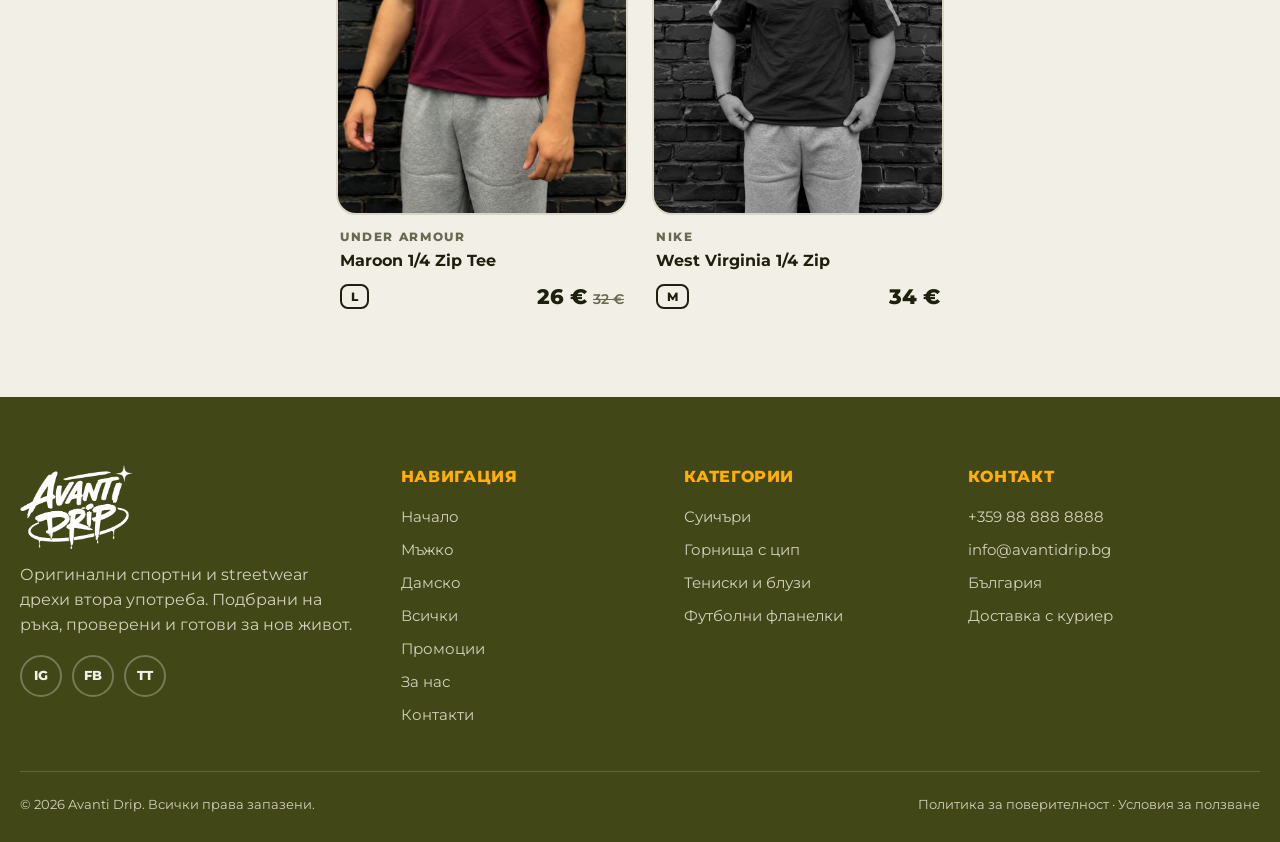
<file: shop.html>
<!DOCTYPE html>
<html lang="bg">
<head>
<meta charset="UTF-8">
<meta name="viewport" content="width=device-width, initial-scale=1">
<title>Магазин | Avanti Drip</title>
<meta name="description" content="Разгледай всички налични дрехи, Nike, Adidas, Under Armour. Филтрирай по категория и марка.">
<meta property="og:image" content="img/hero.jpg">
<link rel="icon" href="favicon.png">
<link rel="preconnect" href="https://fonts.googleapis.com">
<link rel="preconnect" href="https://fonts.gstatic.com" crossorigin>
<link href="https://fonts.googleapis.com/css2?family=Montserrat:wght@400;500;600;700;800&family=Underdog&display=swap" rel="stylesheet">
<script>try{var t=localStorage.getItem("theme")||(matchMedia("(prefers-color-scheme: dark)").matches?"dark":"light");document.documentElement.dataset.theme=t}catch(e){}</script>
<link rel="stylesheet" href="css/style.css?v=5">
</head>
<body>
<div id="site-header"></div>

<div class="page-head"><div class="container"><span class="tag">Магазин</span><h1 class="shop-title">Всички дрехи</h1><p>Всеки артикул е 1 брой. Щом се продаде, изчезва. Ако нещо ти хареса, не чакай.</p></div></div>
<section style="padding-top:36px"><div class="container">
  <div class="shop-top">
    <button class="btn gr sm" id="filter-open" type="button">☰ Филтри <i id="filter-n"></i></button>
    <input id="search" type="search" placeholder="Търси по марка или модел…" aria-label="Търсене">
    <select id="sort" aria-label="Подреди"><option value="new">Най-нови</option><option value="low">Цена: ниска към висока</option><option value="high">Цена: висока към ниска</option><option value="disc">Най-голяма отстъпка</option></select>
    <span class="count" id="count"></span>
  </div>
  <div class="chips" id="chips"></div>
  <div class="shop-layout">
    <aside class="filters" id="filters" aria-label="Филтри"></aside>
    <div class="grid" id="catalog" data-mode="shop"></div>
  </div>
</div></section>

<div id="site-footer"></div>
<script src="js/products.js?v=5"></script>
<script src="js/main.js?v=5"></script>
</body>
</html>
</file>
<file: css/style.css>
:root{
  --green:#414717;--orange:#ffb007;--cream:#f2efe6;
  --bg:#f2efe6;--surface:#fbf9f2;--ink:#1d200c;--muted:#666a50;--line:#dcd7c4;--header:rgba(242,239,230,.94);
  --r:20px;--max:1240px;--display:'Montserrat',sans-serif;--sans:'Montserrat',system-ui,sans-serif;--hand:'Underdog',cursive;--hand-c:var(--green);
}
[data-theme=dark]{--hand-c:var(--orange);--bg:#12140a;--surface:#1b1e0f;--ink:#f2efe6;--muted:#a3a58c;--line:#33381c;--header:rgba(18,20,10,.94);color-scheme:dark}
*{box-sizing:border-box;margin:0;padding:0}
html{scroll-behavior:smooth}
body{font-feature-settings:"locl" 0;font-family:var(--sans);background:var(--bg);color:var(--ink);line-height:1.55;-webkit-font-smoothing:antialiased;transition:background-color .3s,color .3s}
img{max-width:100%;display:block}
a{color:inherit;text-decoration:none}
button{font-family:inherit}
.container{width:min(var(--max),100% - 40px);margin-inline:auto}
h1,h2,h3{font-family:var(--display);font-weight:800;font-weight:800;text-transform:uppercase;line-height:1}
h2{font-size:clamp(1.7rem,3.8vw,2.7rem);letter-spacing:-.01em}
h3{font-size:1.15rem}
section{padding:84px 0}
.tag{display:inline-block;background:var(--orange);color:var(--green);font-weight:800;font-size:.74rem;letter-spacing:.14em;text-transform:uppercase;padding:6px 14px;border-radius:999px;margin-bottom:16px}
.lead{color:var(--muted);font-size:1.08rem;max-width:58ch;margin-top:14px}
.head{display:flex;justify-content:space-between;align-items:flex-end;gap:20px;flex-wrap:wrap;margin-bottom:38px}
.head a.more{font-weight:800;text-transform:uppercase;font-size:.85rem;letter-spacing:.08em;border-bottom:3px solid var(--orange);padding-bottom:3px}

/* marquee */
.marquee{background:var(--orange);color:var(--green);overflow:hidden;white-space:nowrap;font-weight:800;text-transform:uppercase;font-size:.8rem;letter-spacing:.12em;padding:9px 0}
.marquee .track{display:inline-flex;animation:slide 32s linear infinite}
.marquee span{padding:0 26px}
.marquee span::after{content:"✦";margin-left:52px}
@keyframes slide{to{transform:translateX(-50%)}}
@media(prefers-reduced-motion:reduce){.marquee .track{animation:none}}

/* header */
header.site{position:sticky;top:0;z-index:60;background:var(--header);backdrop-filter:blur(12px);border-bottom:2px solid var(--green)}
.nav{display:flex;align-items:center;justify-content:space-between;height:78px;gap:20px}
.logo img{height:56px;width:auto}
.lg-l{display:none}
[data-theme=dark] .lg-l{display:block}
[data-theme=dark] .lg-d{display:none}
.nav ul{display:flex;gap:6px;list-style:none}
.nav ul a{font-weight:800;font-size:.85rem;text-transform:uppercase;letter-spacing:.08em;padding:9px 16px;border-radius:999px;transition:.2s}
.nav ul a:hover{background:var(--line)}
.nav ul a.active{background:var(--green);color:var(--cream)}
.nav-right{display:flex;align-items:center;gap:10px}
.icon-btn{width:42px;height:42px;border-radius:50%;border:2px solid var(--green);background:none;color:var(--ink);cursor:pointer;font-size:1.05rem;display:grid;place-items:center;transition:.2s}
[data-theme=dark] .icon-btn{border-color:var(--line)}
.icon-btn:hover{background:var(--orange);border-color:var(--orange);color:var(--green)}
.menu-btn{display:none}

/* buttons */
.btn{display:inline-block;padding:15px 30px;border-radius:999px;font-weight:800;font-size:.85rem;text-transform:uppercase;letter-spacing:.08em;border:2.5px solid transparent;cursor:pointer;transition:.2s;text-align:center}
.btn.or{background:var(--orange);color:var(--green);border-color:var(--orange)}
.btn.or:hover{background:var(--cream);border-color:var(--cream)}
.btn.gr{background:var(--green);color:var(--cream);border-color:var(--green)}
.btn.gr:hover{background:var(--orange);color:var(--green);border-color:var(--orange)}
.btn.ghost{border-color:currentColor;color:inherit}
.btn.ghost:hover{background:var(--cream);color:var(--green);border-color:var(--cream)}
.btn.sm{padding:11px 22px;font-size:.78rem}

/* hero */
.hero{background:var(--green);color:var(--cream);padding:0;position:relative;overflow:hidden}
.hero .container{position:relative;display:grid;grid-template-columns:1.1fr .9fr;gap:50px;align-items:center;padding:70px 0 80px}
.hero h1{font-size:clamp(2.3rem,5.4vw,4.7rem);letter-spacing:-.02em;line-height:.93}
.hero h1 em{font-style:normal;color:var(--orange)}
.hero p{margin:26px 0 34px;font-size:1.15rem;max-width:46ch;color:#d9d6c3}
.hero .actions{display:flex;gap:14px;flex-wrap:wrap}
.hero .facts{display:flex;gap:34px;margin-top:46px;flex-wrap:wrap}
.hero .facts b{font-family:var(--display);font-weight:800;font-size:2rem;color:var(--orange);display:block;line-height:1}
.hero .facts span{font-size:.8rem;text-transform:uppercase;letter-spacing:.1em;color:#c9c6b0}
.hero-visual{position:relative}
.hero-visual img{border-radius:28px;border:5px solid var(--orange);transform:rotate(2.5deg);box-shadow:16px 16px 0 rgba(0,0,0,.28);aspect-ratio:1;object-fit:cover;width:100%}
.sticker{position:absolute;left:-26px;bottom:34px;width:128px;height:128px;border-radius:50%;background:var(--orange);color:var(--green);display:grid;place-items:center;text-align:center;font-family:var(--display);font-weight:800;font-size:.95rem;line-height:1.05;transform:rotate(-14deg);border:4px solid var(--green);text-transform:uppercase}
.sticker small{display:block;font-family:var(--sans);font-weight:800;font-size:.62rem;letter-spacing:.1em}

/* brand strip */
.brands{background:var(--cream);color:var(--green);padding:0;overflow:hidden;white-space:nowrap;border-block:2px solid var(--green)}
[data-theme=dark] .brands{background:var(--bg);color:var(--orange);border-color:var(--line)}
.brands .track{display:inline-flex;animation:slide 40s linear infinite;padding:22px 0}
.brands span{font-family:var(--display);font-weight:800;font-size:2rem;text-transform:uppercase;padding:0 34px;letter-spacing:.02em}
.brands span:nth-child(even){-webkit-text-stroke:1.5px currentColor;color:transparent}

/* tiles */
.tiles{display:grid;grid-template-columns:repeat(4,1fr);gap:20px}
.tile{position:relative;aspect-ratio:3/4;border-radius:var(--r);overflow:hidden;display:flex;align-items:flex-end;padding:22px;color:#fff;border:2px solid var(--green);transition:.3s}
.tile img{position:absolute;inset:0;width:100%;height:100%;object-fit:cover;object-position:50% 25%;transition:transform .5s}
.tile::after{content:"";position:absolute;inset:0;background:linear-gradient(to top,rgba(20,24,6,.85),transparent 55%)}
.tile:hover img{transform:scale(1.07)}
.tile:hover{border-color:var(--orange)}
.tile div{position:relative;z-index:1}
.tile h3{font-size:1.45rem}
.tile span{font-size:.78rem;font-weight:800;color:var(--orange);text-transform:uppercase;letter-spacing:.1em}

/* product grid */
.grid{display:grid;grid-template-columns:repeat(4,1fr);gap:24px}
.card{cursor:pointer;display:flex;flex-direction:column;transition:.25s}
.card:hover{transform:translateY(-6px)}
.card .ph{position:relative;aspect-ratio:4/5;border-radius:var(--r);overflow:hidden;background:var(--surface);border:2px solid var(--line)}
.card:hover .ph{border-color:var(--green)}
[data-theme=dark] .card:hover .ph{border-color:var(--orange)}
.card .ph img{width:100%;height:100%;object-fit:cover;object-position:50% 20%;transition:opacity .35s,transform .5s}
.card .ph img.alt{position:absolute;inset:0;opacity:0}
.card:hover .ph img.alt{opacity:1}
.card:hover .ph img{transform:scale(1.04)}
.badge{position:absolute;top:12px;left:12px;z-index:2;background:var(--orange);color:var(--green);font-weight:800;font-size:.7rem;letter-spacing:.1em;padding:5px 12px;border-radius:999px;text-transform:uppercase}
.badge.sold{background:var(--ink);color:var(--bg)}
.card.is-sold .ph img{filter:grayscale(1) brightness(.85)}
.card .meta{padding:14px 4px 0}
.card .brand{font-size:.72rem;font-weight:800;letter-spacing:.14em;text-transform:uppercase;color:var(--muted)}
.card h3{font-family:var(--sans);font-weight:700;text-transform:none;font-size:1.02rem;line-height:1.25;margin:3px 0 10px}
.card .row{display:flex;justify-content:space-between;align-items:center}
.chip{border:2px solid var(--ink);border-radius:8px;padding:1px 9px;font-weight:800;font-size:.78rem}
.price{font-family:var(--display);font-weight:800;font-size:1.3rem}
.price s{font-family:var(--sans);font-size:.85rem;color:var(--muted);margin-left:6px;font-weight:600}
.empty{grid-column:1/-1;text-align:center;padding:50px;color:var(--muted)}

/* collections */
.cols{display:grid;grid-template-columns:1.3fr 1fr;grid-template-rows:1fr 1fr;gap:20px;height:640px}
.col{position:relative;border-radius:var(--r);overflow:hidden;color:#fff;display:flex;align-items:flex-end;padding:30px;border:2px solid var(--green)}
.col:first-child{grid-row:span 2}
.col img{position:absolute;inset:0;width:100%;height:100%;object-fit:cover;object-position:50% 25%;transition:transform .5s}
.col:hover img{transform:scale(1.05)}
.col::after{content:"";position:absolute;inset:0;background:linear-gradient(to top,rgba(20,24,6,.88),transparent 60%)}
.col div{position:relative;z-index:1}
.col h3{font-size:clamp(1.5rem,3vw,2.4rem);margin-bottom:8px}
.col p{color:#e4e1cf;max-width:36ch;font-size:.95rem}

/* steps */
.steps{display:grid;grid-template-columns:repeat(3,1fr);gap:22px}
.step{background:var(--surface);border:2px solid var(--line);border-radius:var(--r);padding:34px 28px;position:relative}
.step b{font-family:var(--display);font-weight:800;font-size:3.6rem;color:var(--orange);line-height:1;display:block;-webkit-text-stroke:2px var(--green)}
[data-theme=dark] .step b{-webkit-text-stroke:0}
.step h3{margin:14px 0 8px}
.step p{color:var(--muted);font-size:.95rem}

/* eco banner */
.eco{background:var(--green);color:var(--cream);position:relative;overflow:hidden}
.eco .container{display:grid;grid-template-columns:1.2fr 1fr;gap:50px;align-items:center}
.eco p{color:#d4d1bd;margin-top:18px;max-width:52ch}
.eco .nums{display:grid;grid-template-columns:1fr 1fr;gap:18px}
.eco .num{background:rgba(242,239,230,.08);border:2px solid rgba(242,239,230,.18);border-radius:var(--r);padding:26px}
.eco .num b{font-family:var(--display);font-weight:800;font-size:2.6rem;color:var(--orange);display:block;line-height:1}
.eco .num span{font-size:.85rem;color:#cfccb8}

/* gallery */
.gal{display:grid;grid-template-columns:repeat(6,1fr);gap:14px}
.gal a{aspect-ratio:1;border-radius:16px;overflow:hidden;border:2px solid var(--line);display:block}
.gal img{width:100%;height:100%;object-fit:cover;transition:transform .4s}
.gal a:hover img{transform:scale(1.1)}

/* cta */
.cta{background:var(--orange);color:var(--green);border-radius:30px;padding:64px 40px;text-align:center;border:3px solid var(--green)}
.cta h2{font-size:clamp(1.8rem,4.2vw,3rem)}
.cta p{margin:16px auto 28px;max-width:46ch;font-weight:600}

/* page header + shop */
.page-head{background:var(--green);color:var(--cream);padding:64px 0 54px;position:relative;overflow:hidden}
.page-head .container{position:relative}
.page-head h1{font-size:clamp(2.1rem,5vw,3.8rem);letter-spacing:-.02em}
.page-head p{color:#d4d1bd;margin-top:14px;max-width:56ch}
.toolbar{display:grid;gap:16px;margin-bottom:34px}
.pills{display:flex;gap:10px;flex-wrap:wrap}
.pills button{padding:10px 20px;border-radius:999px;border:2px solid var(--ink);background:none;color:var(--ink);font-weight:800;font-size:.8rem;text-transform:uppercase;letter-spacing:.06em;cursor:pointer;transition:.2s}
.pills button:hover{background:var(--line)}
.pills button.on{background:var(--green);color:var(--cream);border-color:var(--green)}
.pills.brand button.on{background:var(--orange);color:var(--green);border-color:var(--orange)}
.bar2{display:flex;gap:14px;flex-wrap:wrap;align-items:center}
input,textarea,select{font:inherit;padding:13px 18px;border:2px solid var(--line);border-radius:14px;background:var(--surface);color:var(--ink);width:100%}
input:focus,textarea:focus,select:focus{outline:none;border-color:var(--orange)}
.bar2 input{flex:1;min-width:200px}
.bar2 select{width:auto;min-width:200px}
.count{color:var(--muted);font-size:.9rem;font-weight:600}

/* modal */
.modal{position:fixed;inset:0;z-index:100;background:rgba(10,12,3,.72);display:none;align-items:center;justify-content:center;padding:20px;backdrop-filter:blur(4px)}
.modal.open{display:flex}
.sheet{background:var(--bg);color:var(--ink);border-radius:26px;border:3px solid var(--orange);max-width:980px;width:100%;max-height:92vh;overflow:auto;display:grid;grid-template-columns:1fr 1fr;position:relative}
.sheet .x{position:absolute;top:14px;right:14px;z-index:3;background:var(--orange);color:var(--green);border:0;width:40px;height:40px;border-radius:50%;font-size:1.3rem;font-weight:800;cursor:pointer}
.sheet .gallery{padding:20px;display:grid;gap:12px;align-content:start}
.sheet .main{aspect-ratio:4/5;border-radius:18px;overflow:hidden;background:var(--surface)}
.sheet .main img{width:100%;height:100%;object-fit:cover;object-position:50% 20%}
.thumbs{display:flex;gap:10px}
.thumbs button{width:70px;height:70px;border-radius:12px;overflow:hidden;border:3px solid transparent;padding:0;cursor:pointer;background:none}
.thumbs button.on{border-color:var(--orange)}
.thumbs img{width:100%;height:100%;object-fit:cover}
.sheet .info{padding:40px 34px 34px 14px;display:flex;flex-direction:column}
.sheet h2{font-size:1.9rem;margin:6px 0 14px}
.sheet .price{font-size:2rem}
.specs{list-style:none;margin:20px 0;border-top:2px solid var(--line)}
.specs li{display:flex;justify-content:space-between;padding:11px 0;border-bottom:2px solid var(--line);font-size:.95rem}
.specs li span{color:var(--muted)}
.specs li b{font-weight:800}
.sheet .acts{display:grid;gap:10px;margin-top:auto}
.sheet .note{font-size:.82rem;color:var(--muted);margin-top:12px}

/* about / contact */
.split{display:grid;grid-template-columns:1fr 1fr;gap:60px;align-items:center}
.split img{border-radius:var(--r);border:3px solid var(--green);aspect-ratio:1;object-fit:cover;width:100%}
.split p{color:var(--muted);margin-top:16px}
.values{display:grid;grid-template-columns:repeat(3,1fr);gap:22px}
.value{background:var(--surface);border:2px solid var(--line);border-radius:var(--r);padding:32px 28px}
.value .ico{font-size:2rem;margin-bottom:12px}
.value p{color:var(--muted);margin-top:8px;font-size:.95rem}
.contact-grid{display:grid;grid-template-columns:1fr 1.15fr;gap:50px}
.info-list{display:grid;gap:18px;margin-top:30px}
.info-list a,.info-list div{display:flex;gap:16px;align-items:center;font-weight:700}
.info-list .ico{width:48px;height:48px;border-radius:50%;background:var(--orange);color:var(--green);display:grid;place-items:center;flex:none;font-size:1.2rem}
.info-list small{display:block;color:var(--muted);font-weight:600}
form{background:var(--surface);border:2px solid var(--line);border-radius:var(--r);padding:34px;display:grid;gap:16px}
label{font-weight:800;font-size:.8rem;text-transform:uppercase;letter-spacing:.08em;display:grid;gap:7px}
textarea{min-height:130px;resize:vertical}
.row2{display:grid;grid-template-columns:1fr 1fr;gap:14px}
.form-msg{display:none;padding:14px 16px;border-radius:12px;background:var(--orange);color:var(--green);font-weight:700}
details{background:var(--surface);border:2px solid var(--line);border-radius:14px;padding:18px 24px;margin-bottom:12px}
summary{cursor:pointer;font-weight:800;list-style:none;display:flex;justify-content:space-between;gap:14px}
summary::after{content:"+";font-size:1.4rem;color:var(--orange);line-height:1}
details[open] summary::after{content:"–"}
details p{color:var(--muted);margin-top:12px}

/* footer */
footer.site{background:var(--green);color:#d4d1bd;padding:68px 0 28px}
.foot{display:grid;grid-template-columns:1.4fr 1fr 1fr 1.2fr;gap:40px}
footer img.fl{height:84px;width:auto;margin-bottom:14px}
footer h4{font-family:var(--display);font-weight:800;font-weight:800;color:var(--orange);text-transform:uppercase;font-size:1rem;margin-bottom:16px;letter-spacing:.04em}
footer ul{list-style:none;display:grid;gap:10px;font-size:.93rem}
footer a:hover{color:var(--orange)}
.socials{display:flex;gap:10px;margin-top:18px}
.socials a{width:42px;height:42px;border-radius:50%;border:2px solid rgba(242,239,230,.3);display:grid;place-items:center;font-weight:800;font-size:.8rem;transition:.2s;color:var(--cream)}
.socials a:hover{background:var(--orange);color:var(--green);border-color:var(--orange)}
.copy{border-top:1px solid rgba(242,239,230,.18);margin-top:44px;padding-top:22px;font-size:.82rem;display:flex;justify-content:space-between;flex-wrap:wrap;gap:10px}

/* responsive */
@media(max-width:1000px){
  .hero .container,.eco .container,.split,.contact-grid{grid-template-columns:1fr}
  .hero .container{padding:48px 0 60px}
  .hero-visual{max-width:440px;margin:10px auto 0}
  .tiles,.grid{grid-template-columns:repeat(2,1fr)}
  .steps,.values{grid-template-columns:1fr}
  .cols{grid-template-columns:1fr;grid-template-rows:none;height:auto}
  .col{min-height:320px}.col:first-child{grid-row:auto;min-height:420px}
  .gal{grid-template-columns:repeat(3,1fr)}
  .foot{grid-template-columns:1fr 1fr}
  .sheet{grid-template-columns:1fr}
  .sheet .info{padding:6px 24px 28px}
}
@media(max-width:760px){
  section{padding:58px 0}
  .menu-btn{display:grid}
  .nav .cta-d{display:none}
  .nav ul{position:absolute;top:78px;left:0;right:0;background:var(--bg);flex-direction:column;border-bottom:2px solid var(--green);padding:10px 20px 16px;display:none}
  .nav ul.open{display:flex}
  .nav ul a{display:block;padding:14px 16px}
  .grid,.tiles{gap:12px}
  .row2{grid-template-columns:1fr}
  .foot{grid-template-columns:1fr}
  .hero .facts{gap:22px}
  .sticker{left:-8px;width:104px;height:104px;font-size:.8rem}
}

/* gender split */
.gender{padding:0;display:grid;grid-template-columns:1fr 1fr;border-bottom:3px solid var(--green)}
.g-panel{position:relative;height:clamp(300px,52vh,520px);overflow:hidden;display:flex;align-items:flex-end;padding:clamp(22px,4vw,48px);color:#fff}
.g-panel + .g-panel{border-left:3px solid var(--green)}
.g-panel img{position:absolute;inset:0;width:100%;height:100%;object-fit:cover;object-position:50% 22%;transition:transform .6s}
.g-panel::after{content:"";position:absolute;inset:0;background:linear-gradient(to top,rgba(25,28,6,.88),rgba(25,28,6,.1) 62%);transition:.3s}
.g-panel:hover img{transform:scale(1.06)}
.g-panel:hover::after{background:linear-gradient(to top,rgba(65,71,23,.92),rgba(65,71,23,.15) 70%)}
.g-panel div{position:relative;z-index:1}
.g-panel h2{font-size:clamp(2.4rem,6.2vw,5rem);letter-spacing:-.02em;margin-bottom:10px}
.g-panel .go{font-weight:800;text-transform:uppercase;letter-spacing:.1em;font-size:.85rem;color:var(--orange);border-bottom:3px solid var(--orange);padding-bottom:3px}
@media(max-width:620px){.gender{grid-template-columns:1fr}.g-panel + .g-panel{border-left:0;border-top:3px solid var(--green)}.g-panel{height:260px}}
.nav ul a{padding:9px 13px}

/* ===== fancy layer ===== */
::selection{background:var(--orange);color:var(--green)}
:focus-visible{outline:3px solid var(--orange);outline-offset:3px}
.rv{opacity:0;transform:translateY(34px);transition:opacity .7s cubic-bezier(.2,.7,.2,1),transform .7s cubic-bezier(.2,.7,.2,1)}
.rv.in{opacity:1;transform:none}
.card.rv.in:hover{transform:translateY(-6px)}
@media(prefers-reduced-motion:reduce){.rv{opacity:1;transform:none;transition:none}}

header.site{transition:box-shadow .3s}
header.site .nav{transition:height .3s}
header.site .logo img{transition:height .3s}
header.site.scrolled{box-shadow:0 8px 30px rgba(20,24,6,.14)}
header.site.scrolled .nav{height:62px}
header.site.scrolled .logo img{height:44px}
.progress{position:absolute;left:0;bottom:-2px;height:4px;background:var(--orange);width:0;transition:width .1s linear}
.has-n{position:relative;font-style:normal;text-decoration:none}
.has-n i{position:absolute;top:-5px;right:-5px;min-width:19px;height:19px;border-radius:99px;background:var(--orange);color:var(--green);font:800 .68rem/19px var(--sans);text-align:center;display:none;padding:0 5px;font-style:normal}
.has-n i.on{display:block;animation:pop .35s}
@keyframes pop{0%{transform:scale(.3)}70%{transform:scale(1.25)}100%{transform:scale(1)}}

/* hero collage */
.bgword{position:absolute;left:-1vw;bottom:-.16em;font-family:var(--display);font-weight:800;font-size:clamp(8rem,27vw,25rem);line-height:.8;color:transparent;-webkit-text-stroke:2px rgba(242,239,230,.1);pointer-events:none;white-space:nowrap;user-select:none}
.hero-visual.collage{aspect-ratio:1/1.04}
.hero-visual.collage img{position:absolute;border:4px solid var(--orange);border-radius:22px;box-shadow:12px 12px 0 rgba(0,0,0,.28);object-fit:cover;transform:none;aspect-ratio:auto}
.collage .c1{width:70%;aspect-ratio:1;left:15%;top:2%;transform:rotate(2deg);z-index:1;animation:float 7s ease-in-out infinite}
.collage .c2{width:44%;aspect-ratio:4/5;right:-1%;bottom:0;transform:rotate(7deg);z-index:2;animation:float 6s ease-in-out -2s infinite}
.collage .c3{width:38%;aspect-ratio:4/5;left:-2%;bottom:10%;transform:rotate(-7deg);z-index:2;animation:float 8s ease-in-out -4s infinite}
.collage .sticker{left:auto;right:-6px;top:-8px;bottom:auto;z-index:3}
@keyframes float{50%{translate:0 -12px}}
@media(prefers-reduced-motion:reduce){.collage img{animation:none!important}}

/* drop countdown */
.drop{background:var(--ink);color:#f2efe6;border-block:3px solid var(--orange)}
[data-theme=dark] .drop{background:#0b0c05}
.drop .container{display:flex;align-items:center;justify-content:space-between;gap:24px;flex-wrap:wrap;padding:20px 0}
.drop .dl{display:flex;align-items:center;gap:14px;flex-wrap:wrap}
.drop .dl .tag{margin:0}
.drop strong{font-family:var(--display);font-weight:800;text-transform:uppercase;font-weight:800;font-size:1.25rem}
.cd{display:flex;gap:10px}
.cd div{background:rgba(242,239,230,.08);border:2px solid rgba(242,239,230,.18);border-radius:14px;min-width:68px;padding:8px 6px;text-align:center}
.cd b{font-family:var(--display);font-weight:800;font-size:1.7rem;color:var(--orange);display:block;line-height:1;font-weight:800}
.cd small{font-size:.66rem;text-transform:uppercase;letter-spacing:.12em;opacity:.7}

/* card extras */
.fav{position:absolute;top:10px;right:10px;z-index:3;width:38px;height:38px;border-radius:50%;border:0;background:rgba(242,239,230,.92);color:#1d200c;font-size:1.05rem;cursor:pointer;display:grid;place-items:center;transition:.2s}
.fav:hover{transform:scale(1.12)}
.fav.on{background:var(--orange);color:#c4261d}
.qv{position:absolute;left:12px;right:12px;bottom:12px;z-index:3;background:var(--green);color:var(--cream);text-align:center;font-weight:800;font-size:.78rem;text-transform:uppercase;letter-spacing:.1em;padding:11px;border-radius:12px;transform:translateY(130%);transition:.3s}
.card:hover .qv{transform:none}
.card.is-sold .qv{display:none}
.pills.size button{padding:8px 16px;border-radius:12px}
.pills.size button.on{background:var(--ink);color:var(--bg);border-color:var(--ink)}

/* drawer / overlay / toast */
.overlay{position:fixed;inset:0;background:rgba(10,12,3,.6);backdrop-filter:blur(3px);z-index:90;opacity:0;pointer-events:none;transition:.3s}
.overlay.open{opacity:1;pointer-events:auto}
.drawer{position:fixed;top:0;right:0;bottom:0;width:min(440px,100%);background:var(--bg);color:var(--ink);z-index:95;transform:translateX(105%);transition:transform .4s cubic-bezier(.2,.8,.2,1);display:flex;flex-direction:column;border-left:3px solid var(--orange)}
.drawer.open{transform:none}
.drawer .dh{display:flex;justify-content:space-between;align-items:center;padding:22px 24px;border-bottom:2px solid var(--line)}
.drawer .x{background:var(--orange);color:var(--green);border:0;width:38px;height:38px;border-radius:50%;font-size:1.3rem;font-weight:800;cursor:pointer}
.ship{padding:16px 24px;border-bottom:2px solid var(--line);font-size:.9rem}
.ship .bar{height:10px;border-radius:99px;background:var(--line);margin-top:10px;overflow:hidden}
.ship .bar i{display:block;height:100%;background:var(--orange);border-radius:99px;transition:width .5s}
.items{flex:1;overflow:auto;padding:8px 24px}
.it{display:grid;grid-template-columns:70px 1fr auto;gap:14px;align-items:center;padding:14px 0;border-bottom:2px solid var(--line)}
.it img{width:70px;height:86px;object-fit:cover;object-position:50% 20%;border-radius:12px}
.it small{display:block;color:var(--muted);font-weight:800;text-transform:uppercase;letter-spacing:.1em;font-size:.68rem}
.it b{display:block;line-height:1.2}
.it span{font-size:.82rem;color:var(--muted)}
.it .r{text-align:right}
.it .r button{background:none;border:0;color:var(--muted);text-decoration:underline;cursor:pointer;margin-top:6px;font-size:.8rem}
.sum{padding:20px 24px 26px;border-top:2px solid var(--line);display:grid;gap:8px}
.sum div{display:flex;justify-content:space-between;font-size:.95rem}
.sum .t{font-family:var(--display);font-weight:800;font-size:1.4rem;text-transform:uppercase;margin:6px 0 10px}
.sum p{font-size:.8rem;color:var(--muted);text-align:center;margin-top:4px}
.mt{padding:60px 24px;text-align:center;display:grid;gap:18px;justify-items:center;color:var(--muted)}
.toast{position:fixed;left:50%;bottom:28px;transform:translate(-50%,30px);background:var(--ink);color:var(--bg);padding:13px 24px;border-radius:99px;font-weight:700;font-size:.9rem;z-index:120;opacity:0;pointer-events:none;transition:.35s;border:2px solid var(--orange)}
.toast.show{opacity:1;transform:translate(-50%,0)}
.fav-line.on{background:var(--orange);color:var(--green);border-color:var(--orange)}
.sheet .acts .btn{width:100%}
.order-note{display:none;background:var(--orange);color:var(--green);font-weight:700;padding:14px 16px;border-radius:12px;font-size:.9rem}
@media(max-width:760px){.cd div{min-width:58px}.cd b{font-size:1.4rem}.drop .container{justify-content:center}}

/* ===== feedback round: fonts, remind modal ===== */
.hand,.hero h1 em{font-family:var(--hand);font-weight:400;font-style:normal;text-transform:none;letter-spacing:0;color:var(--hand-c);font-size:1.12em}
.hero .hand,.hero h1 em,.page-head .hand,.eco .hand,.drop .hand{color:var(--orange)}
.cta .hand{color:var(--cream)}
.sheet.small{grid-template-columns:1fr;max-width:480px}
.sheet.small .info{padding:38px 32px 34px}
.sheet.small p{color:var(--muted);margin:6px 0 20px}
.sheet form{background:none;border:0;padding:0}
button.btn{font-family:var(--sans)}
*,*::before,*::after{font-feature-settings:"locl" 0}

/* ===== round 3: logos strip, sidebar filters, promo, dark-mode fixes ===== */
.brands .track{padding:26px 0;align-items:center}
.bl{display:inline-flex;align-items:center;justify-content:center;padding:0 clamp(26px,4vw,56px);color:var(--green);opacity:.92;transition:.25s}
[data-theme=dark] .bl{color:var(--orange)}
.bl:hover{opacity:1;transform:scale(1.08)}
.bl svg{height:46px;width:46px;fill:currentColor}
.bl.txt{font-family:var(--display);font-weight:800;font-style:italic;font-size:1.7rem;letter-spacing:.01em;text-transform:none;-webkit-text-stroke:0}
.nav ul a.sale{background:var(--orange);color:var(--green)}
.nav ul a.sale:hover{background:var(--green);color:var(--orange)}
.badges{position:absolute;top:12px;left:12px;z-index:2;display:flex;flex-direction:column;gap:6px;align-items:flex-start}
.badges .badge{position:static}
.badge.sale{background:var(--green);color:var(--orange)}
[data-theme=dark] .badge.sale{background:var(--cream);color:var(--green)}

.shop-top{display:flex;gap:14px;align-items:center;flex-wrap:wrap;margin-bottom:18px}
.shop-top input{flex:1;min-width:200px}
.shop-top select{width:auto;min-width:210px}
#filter-open{display:none}
#filter-open i,.has-n i{font-style:normal}
#filter-n{display:none;background:var(--orange);color:var(--green);border-radius:99px;padding:0 8px;margin-left:4px;font-size:.72rem}
#filter-n.on{display:inline-block}
.shop-layout{display:grid;grid-template-columns:280px 1fr;gap:36px;align-items:start}
.shop-layout .grid{grid-template-columns:repeat(3,1fr)}
.filters{position:sticky;top:96px;max-height:calc(100vh - 120px);overflow:auto;background:var(--surface);border:2px solid var(--line);border-radius:var(--r);padding:4px 22px 22px;scrollbar-width:thin}
.filters .fh{display:none}
.filters details{background:none;border:0;border-bottom:2px solid var(--line);border-radius:0;padding:18px 0;margin:0}
.filters summary{font-weight:800;text-transform:uppercase;letter-spacing:.09em;font-size:.8rem}
.opts{display:grid;gap:2px;margin-top:12px}
.opt{display:flex;align-items:center;gap:11px;padding:7px 2px;cursor:pointer;font-weight:600;font-size:.92rem;text-transform:none;letter-spacing:0;color:var(--ink);position:relative}
.opt:hover .t{text-decoration:underline}
.opt input,.sz input{position:absolute;opacity:0;pointer-events:none}
.opt .cb{width:20px;height:20px;border:2px solid var(--ink);border-radius:6px;flex:none;display:grid;place-items:center;transition:.15s}
.opt .cb.r{border-radius:50%}
.opt input:checked + .cb{background:var(--orange);border-color:var(--orange)}
.opt input:checked + .cb::after{content:"✓";color:var(--green);font-size:.78rem;font-weight:800;line-height:1}
.opt input:checked + .cb.r::after{content:"";width:8px;height:8px;border-radius:50%;background:var(--green)}
.opt input:focus-visible + .cb{outline:3px solid var(--orange);outline-offset:2px}
.opt .t{flex:1}
.opt em{font-style:normal;color:var(--muted);font-size:.78rem;font-weight:700}
.opt.zero{opacity:.42}
.szs{display:flex;flex-wrap:wrap;gap:8px;margin-top:12px}
.sz{position:relative;text-transform:none;letter-spacing:0}
.sz span{display:block;min-width:48px;text-align:center;padding:9px 10px;border:2px solid var(--line);border-radius:10px;font-weight:800;font-size:.82rem;cursor:pointer;transition:.15s}
.sz:hover span{border-color:var(--ink)}
.sz input:checked + span{background:var(--orange);color:var(--green);border-color:var(--orange)}
.sz.zero{opacity:.42}
.pr{display:flex;align-items:center;gap:10px;margin-top:12px}
.pr input{padding:10px 12px;border-radius:10px;min-width:0;font-weight:700}
.pr span{color:var(--muted);font-size:.85rem;text-transform:none;letter-spacing:0;font-weight:600}
.filters .ff{display:grid;gap:10px;padding-top:20px}
.filters .ff [data-fclose]{display:none}
.chips{display:flex;flex-wrap:wrap;gap:8px;margin-bottom:22px}
.chips:empty{display:none}
.chips button{background:var(--ink);color:var(--bg);border:0;border-radius:99px;padding:8px 14px;font-weight:700;font-size:.8rem;cursor:pointer;transition:.2s}
.chips button:hover{background:var(--orange);color:var(--green)}
.chips button::after{content:" ×";opacity:.65}
.chips .clear{background:none;color:var(--ink);text-decoration:underline;padding-inline:6px}
.chips .clear::after{content:""}
.chips .clear:hover{background:none;color:var(--muted)}

.promo-head .container{display:flex;justify-content:space-between;align-items:center;gap:30px;flex-wrap:wrap}
.big-off{font-family:var(--display);font-weight:800;font-size:clamp(3.4rem,11vw,8rem);line-height:.85;color:var(--orange);letter-spacing:-.03em;text-align:right}
.big-off b{font-weight:800}
.big-off small{display:block;font-family:var(--sans);font-size:.95rem;letter-spacing:.16em;text-transform:uppercase;color:var(--cream);margin-top:10px;font-weight:700}

/* dark mode: цветовете да се виждат */
[data-theme=dark] .nav ul a.active{background:var(--orange);color:var(--green)}
[data-theme=dark] .pills button.on{background:var(--orange);border-color:var(--orange);color:var(--green)}
[data-theme=dark] .btn.gr{background:var(--cream);color:var(--green);border-color:var(--cream)}
[data-theme=dark] .btn.gr:hover{background:var(--orange);border-color:var(--orange)}
[data-theme=dark] .cta .btn.gr{background:var(--green);color:var(--cream);border-color:var(--green)}
[data-theme=dark] .cta .btn.gr:hover{background:var(--cream);color:var(--green);border-color:var(--cream)}
[data-theme=dark] .filters,[data-theme=dark] .step,[data-theme=dark] .value{background:var(--surface)}
[data-theme=dark] .chips button{background:var(--cream);color:var(--green)}
[data-theme=dark] .chips button:hover{background:var(--orange)}
[data-theme=dark] .sz input:checked + span,[data-theme=dark] .chip{border-color:var(--orange)}
[data-theme=dark] .tag{box-shadow:none}

@media(max-width:1000px){
  .shop-layout{grid-template-columns:1fr}
  .shop-layout .grid{grid-template-columns:repeat(2,1fr)}
  #filter-open{display:inline-block}
  .filters{position:fixed;top:0;left:0;bottom:0;width:min(350px,92%);max-height:none;z-index:96;border-radius:0 var(--r) var(--r) 0;border-left:0;transform:translateX(-105%);transition:transform .35s cubic-bezier(.2,.8,.2,1);padding:0 22px 24px}
  .filters.open{transform:none}
  .filters .fh{display:flex;justify-content:space-between;align-items:center;padding:20px 0;border-bottom:2px solid var(--line)}
  .filters .fh .x{background:var(--orange);color:var(--green);border:0;width:38px;height:38px;border-radius:50%;font-size:1.3rem;font-weight:800;cursor:pointer}
  .filters .ff [data-fclose]{display:block}
  .big-off{text-align:left}
}
@media(max-width:760px){.bl svg{height:36px;width:36px}.bl.txt{font-size:1.3rem}.shop-top select{flex:1;min-width:0}}
</file>
